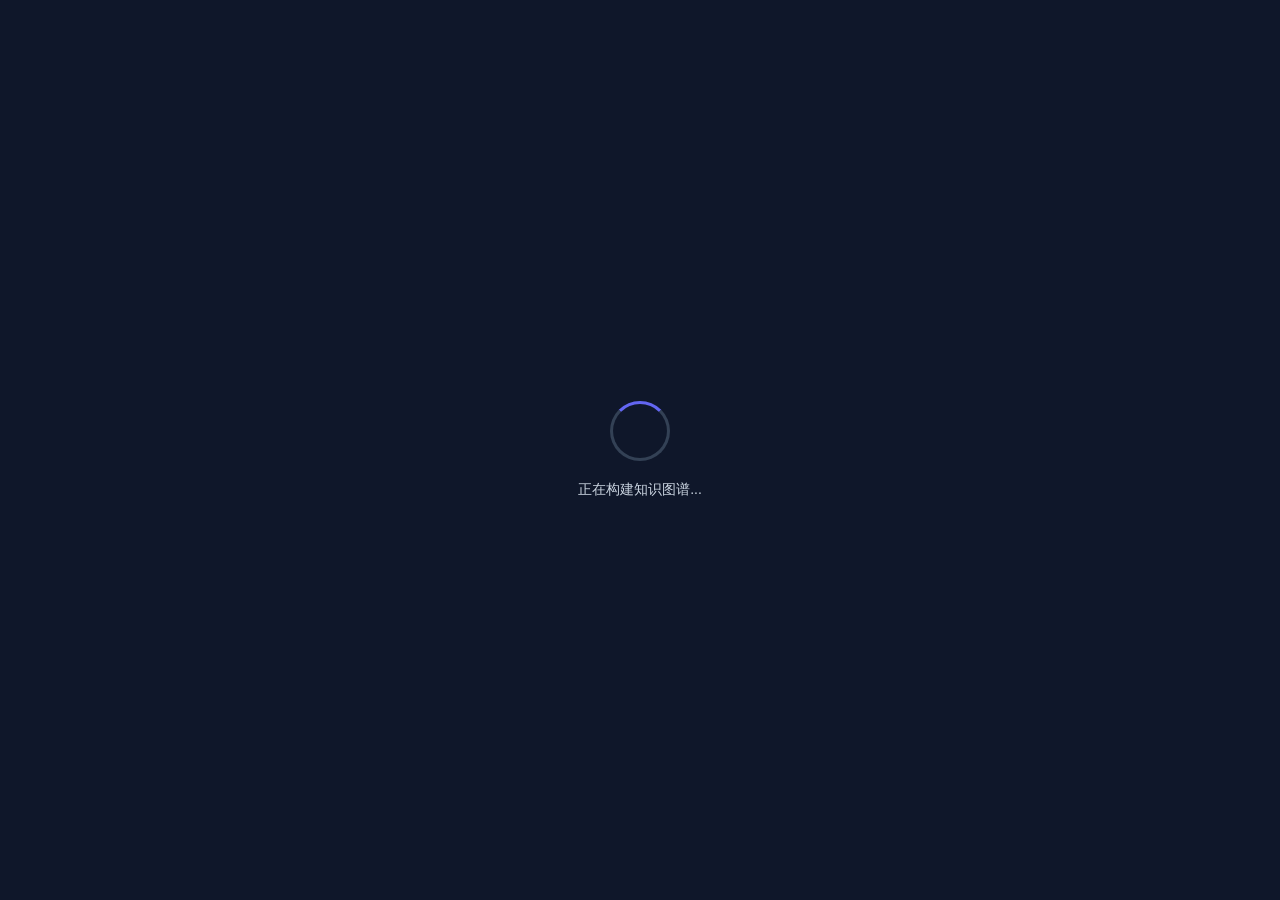
<file: knowledge-graph.html>
<!DOCTYPE html>
<html lang="zh-CN">
<head>
    <meta charset="UTF-8">
    <meta name="viewport" content="width=device-width, initial-scale=1.0">
    <title>00后人生问题知识图谱 - 智识空间</title>
    <link rel="stylesheet" href="./styles/graph-styles.css">
    <!-- D3.js -->
    <script src="https://d3js.org/d3.v7.min.js"></script>
</head>
<body>
    <!-- 粒子背景画布 -->
    <canvas id="particles-canvas"></canvas>
    
    <!-- 加载动画 -->
    <div id="loading" class="loading-overlay">
        <div class="loading-spinner"></div>
        <div class="loading-text">正在构建知识图谱...</div>
    </div>
    
    <!-- 提示框 -->
    <div id="tooltip" class="tooltip"></div>
    
    <!-- 头部导航 -->
    <header class="graph-header">
        <div class="graph-logo">
            <span class="graph-logo-icon">🧠</span>
            <span>00后人生问题知识图谱</span>
        </div>
        <nav class="graph-nav">
            <button class="nav-btn active" data-mode="network">
                <span>🕸️</span>
                <span>网络视图</span>
            </button>
            <button class="nav-btn" data-mode="radial">
                <span>🎯</span>
                <span>径向视图</span>
            </button>
        </nav>
    </header>
    
    <!-- 主容器 -->
    <div class="graph-container">
        <!-- 侧边栏 -->
        <aside class="graph-sidebar">
            <!-- 搜索 -->
            <div class="search-box">
                <span class="search-icon">🔍</span>
                <input type="text" class="search-input" id="search-input" placeholder="搜索问题、维度...">
            </div>
            
            <!-- 统计 -->
            <div class="sidebar-section">
                <div class="sidebar-title">📊 概览统计</div>
                <div class="stats-grid">
                    <div class="stat-card">
                        <div class="stat-value">8</div>
                        <div class="stat-label">维度</div>
                    </div>
                    <div class="stat-card">
                        <div class="stat-value">40</div>
                        <div class="stat-label">问题</div>
                    </div>
                    <div class="stat-card">
                        <div class="stat-value">18</div>
                        <div class="stat-label">高危</div>
                    </div>
                    <div class="stat-card">
                        <div class="stat-value">8</div>
                        <div class="stat-label">方案</div>
                    </div>
                </div>
            </div>
            
            <!-- 维度列表 -->
            <div class="sidebar-section">
                <div class="sidebar-title">🎯 人生维度</div>
                <div class="dimension-list">
                    <div class="dimension-item active" data-id="career">
                        <div class="dimension-icon" style="background: rgba(78, 205, 196, 0.2); color: #4ECDC4;">💼</div>
                        <div class="dimension-info">
                            <div class="dimension-name">职业发展</div>
                            <div class="dimension-count">5 个问题</div>
                        </div>
                    </div>
                    <div class="dimension-item active" data-id="finance">
                        <div class="dimension-icon" style="background: rgba(69, 183, 209, 0.2); color: #45B7D1;">💰</div>
                        <div class="dimension-info">
                            <div class="dimension-name">财务压力</div>
                            <div class="dimension-count">4 个问题</div>
                        </div>
                    </div>
                    <div class="dimension-item active" data-id="relationship">
                        <div class="dimension-icon" style="background: rgba(162, 155, 254, 0.2); color: #A29BFE;">🤝</div>
                        <div class="dimension-info">
                            <div class="dimension-name">人际关系</div>
                            <div class="dimension-count">4 个问题</div>
                        </div>
                    </div>
                    <div class="dimension-item active" data-id="emotion">
                        <div class="dimension-icon" style="background: rgba(253, 121, 168, 0.2); color: #FD79A8;">💕</div>
                        <div class="dimension-info">
                            <div class="dimension-name">情感困惑</div>
                            <div class="dimension-count">4 个问题</div>
                        </div>
                    </div>
                    <div class="dimension-item active" data-id="identity">
                        <div class="dimension-icon" style="background: rgba(253, 203, 110, 0.2); color: #FDCB6E;">🪞</div>
                        <div class="dimension-info">
                            <div class="dimension-name">自我认知</div>
                            <div class="dimension-count">4 个问题</div>
                        </div>
                    </div>
                    <div class="dimension-item active" data-id="family">
                        <div class="dimension-icon" style="background: rgba(249, 202, 36, 0.2); color: #F9CA24;">🏠</div>
                        <div class="dimension-info">
                            <div class="dimension-name">家庭关系</div>
                            <div class="dimension-count">4 个问题</div>
                        </div>
                    </div>
                    <div class="dimension-item active" data-id="health">
                        <div class="dimension-icon" style="background: rgba(255, 107, 107, 0.2); color: #FF6B6B;">❤️</div>
                        <div class="dimension-info">
                            <div class="dimension-name">身心健康</div>
                            <div class="dimension-count">4 个问题</div>
                        </div>
                    </div>
                    <div class="dimension-item active" data-id="meaning">
                        <div class="dimension-icon" style="background: rgba(108, 92, 231, 0.2); color: #6C5CE7;">🧘</div>
                        <div class="dimension-info">
                            <div class="dimension-name">生活意义</div>
                            <div class="dimension-count">4 个问题</div>
                        </div>
                    </div>
                </div>
            </div>
            
            <!-- 严重程度过滤 -->
            <div class="sidebar-section">
                <div class="sidebar-title">⚡ 严重程度</div>
                <div class="filter-group">
                    <div class="filter-item active" data-severity="high">
                        <div class="filter-checkbox"></div>
                        <span class="filter-label">高风险 (18)</span>
                    </div>
                    <div class="filter-item active" data-severity="medium">
                        <div class="filter-checkbox"></div>
                        <span class="filter-label">中风险 (16)</span>
                    </div>
                    <div class="filter-item active" data-severity="low">
                        <div class="filter-checkbox"></div>
                        <span class="filter-label">低风险 (6)</span>
                    </div>
                </div>
            </div>
            
            <!-- 使用说明 -->
            <div class="sidebar-section">
                <div class="sidebar-title">💡 使用提示</div>
                <div style="font-size: 13px; color: var(--text-secondary); line-height: 1.8;">
                    <p>• 拖拽节点调整位置</p>
                    <p>• 滚轮缩放视图</p>
                    <p>• 点击节点查看详情</p>
                    <p>• 悬停查看快速预览</p>
                </div>
            </div>
        </aside>
        
        <!-- 可视化区域 -->
        <div class="visualization-area" id="graph-container">
            <!-- 工具栏 -->
            <div class="toolbar">
                <button class="toolbar-btn" id="zoom-in" title="放大">➕</button>
                <button class="toolbar-btn" id="zoom-out" title="缩小">➖</button>
                <button class="toolbar-btn" id="zoom-reset" title="重置">⟲</button>
                <button class="toolbar-btn" id="toggle-sidebar" title="切换侧边栏">☰</button>
            </div>
            
            <!-- 图例 -->
            <div class="legend">
                <div class="legend-title">图例说明</div>
                <div class="legend-items">
                    <div class="legend-item">
                        <div class="legend-dot" style="background: #6366f1; width: 16px; height: 16px;"></div>
                        <span>核心主题</span>
                    </div>
                    <div class="legend-item">
                        <div class="legend-dot" style="background: #4ECDC4;"></div>
                        <span>维度节点</span>
                    </div>
                    <div class="legend-item">
                        <div class="legend-dot" style="background: #ef4444;"></div>
                        <span>问题节点</span>
                    </div>
                    <div class="legend-item">
                        <div class="legend-dot" style="background: #22c55e;"></div>
                        <span>解决方案</span>
                    </div>
                    <div class="legend-item">
                        <div class="legend-line" style="background: #6366f1; height: 3px;"></div>
                        <span>核心关联</span>
                    </div>
                    <div class="legend-item">
                        <div class="legend-line" style="background: #ef4444;"></div>
                        <span>因果关系</span>
                    </div>
                    <div class="legend-item">
                        <div class="legend-line" style="background: #22c55e;"></div>
                        <span>解决方案</span>
                    </div>
                </div>
            </div>
        </div>
        
        <!-- 详情面板 -->
        <div id="detail-panel" class="detail-panel">
            <button id="detail-close" class="detail-close">×</button>
            <div id="detail-content">
                <!-- 动态内容 -->
            </div>
        </div>
    </div>
    
    <!-- 数据文件 -->
    <script src="./js/graph-data.js"></script>
    <!-- 可视化逻辑 -->
    <script src="./js/graph-visualization.js"></script>
</body>
</html>
</file>
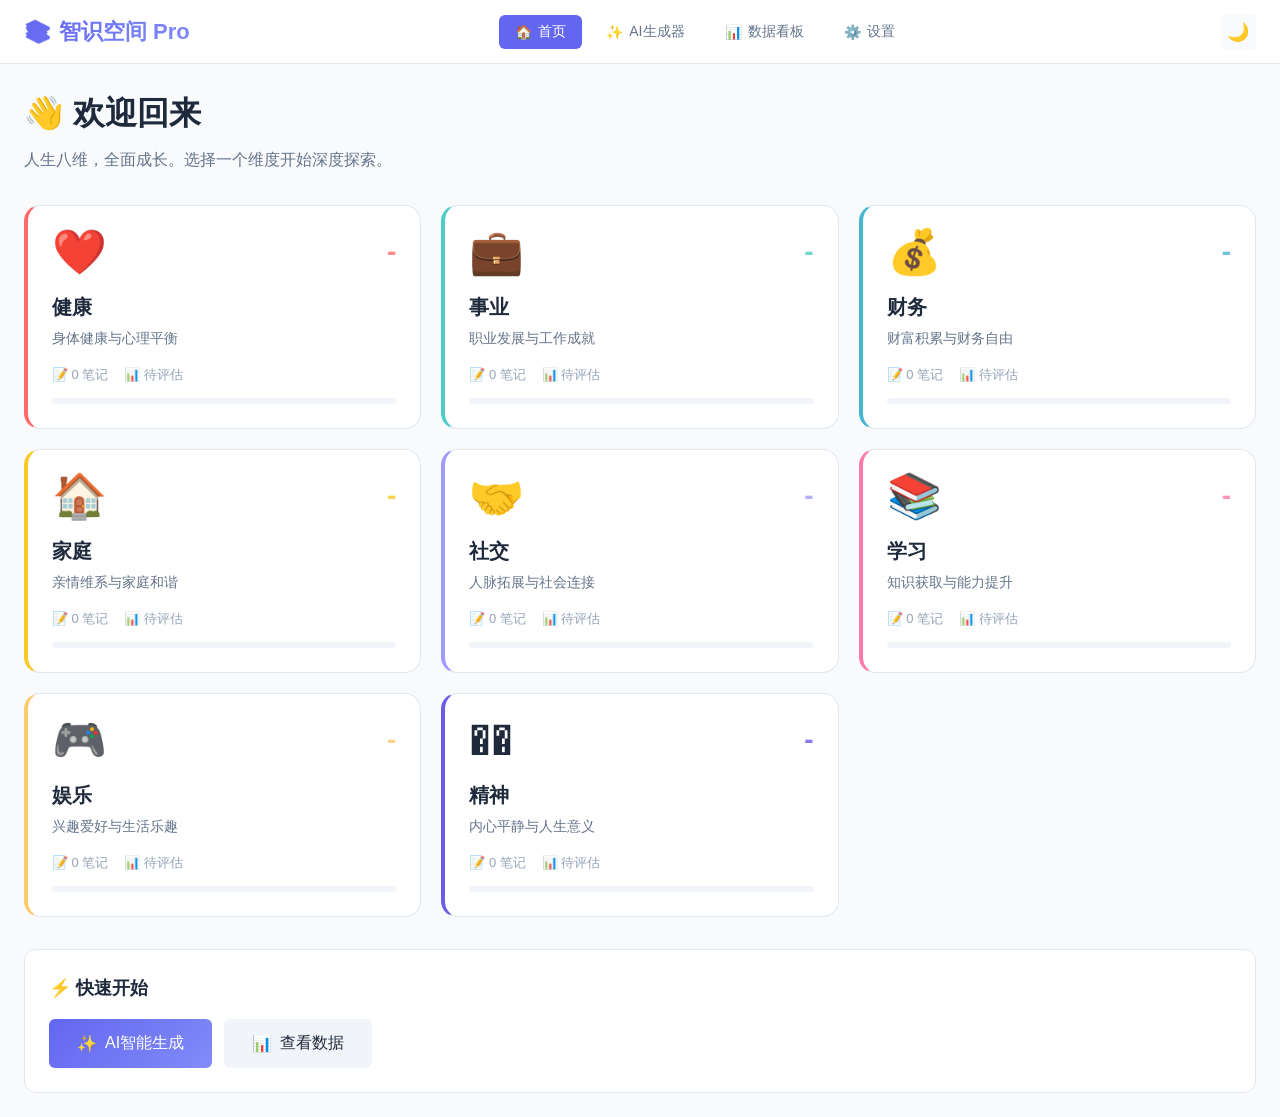
<file: simple-advanced.html>
<!DOCTYPE html>
<html lang="zh-CN">
<head>
    <meta charset="UTF-8">
    <meta name="viewport" content="width=device-width, initial-scale=1.0">
    <title>智识空间 Pro - 人生八维知识管理系统</title>
    <style>
        * { margin: 0; padding: 0; box-sizing: border-box; }
        
        :root {
            --primary: #6366f1;
            --primary-light: #818cf8;
            --primary-dark: #4f46e5;
            --bg-primary: #ffffff;
            --bg-secondary: #f8fafc;
            --bg-tertiary: #f1f5f9;
            --text-primary: #1e293b;
            --text-secondary: #64748b;
            --text-tertiary: #94a3b8;
            --border: #e2e8f0;
            --border-light: #f1f5f9;
            --shadow-sm: 0 1px 2px 0 rgba(0, 0, 0, 0.05);
            --shadow: 0 4px 6px -1px rgba(0, 0, 0, 0.1);
            --shadow-lg: 0 10px 15px -3px rgba(0, 0, 0, 0.1);
            --radius-sm: 6px;
            --radius: 12px;
            --radius-lg: 16px;
            --transition: all 0.3s cubic-bezier(0.4, 0, 0.2, 1);
        }
        
        [data-theme="dark"] {
            --bg-primary: #0f172a;
            --bg-secondary: #1e293b;
            --bg-tertiary: #334155;
            --text-primary: #f8fafc;
            --text-secondary: #cbd5e1;
            --text-tertiary: #94a3b8;
            --border: #334155;
            --border-light: #1e293b;
        }
        
        body {
            font-family: -apple-system, BlinkMacSystemFont, 'Segoe UI', Roboto, 'Helvetica Neue', sans-serif;
            background: var(--bg-secondary);
            color: var(--text-primary);
            line-height: 1.6;
            transition: var(--transition);
        }
        
        .header {
            background: var(--bg-primary);
            border-bottom: 1px solid var(--border);
            padding: 0 24px;
            position: fixed;
            top: 0;
            left: 0;
            right: 0;
            z-index: 1000;
            height: 64px;
            display: flex;
            align-items: center;
            justify-content: space-between;
            transition: var(--transition);
        }
        
        .logo {
            font-size: 22px;
            font-weight: 700;
            background: linear-gradient(135deg, var(--primary) 0%, var(--primary-light) 100%);
            -webkit-background-clip: text;
            -webkit-text-fill-color: transparent;
            cursor: pointer;
            display: flex;
            align-items: center;
            gap: 8px;
        }
        
        .nav-tabs {
            display: flex;
            gap: 8px;
        }
        
        .nav-tab {
            padding: 8px 16px;
            border: none;
            background: transparent;
            color: var(--text-secondary);
            font-size: 14px;
            font-weight: 500;
            cursor: pointer;
            border-radius: var(--radius-sm);
            transition: var(--transition);
            display: flex;
            align-items: center;
            gap: 6px;
        }
        
        .nav-tab:hover {
            background: var(--bg-secondary);
            color: var(--text-primary);
        }
        
        .nav-tab.active {
            background: var(--primary);
            color: white;
        }
        
        .header-actions {
            display: flex;
            align-items: center;
            gap: 12px;
        }
        
        .icon-btn {
            width: 36px;
            height: 36px;
            border: none;
            background: var(--bg-secondary);
            border-radius: var(--radius-sm);
            cursor: pointer;
            display: flex;
            align-items: center;
            justify-content: center;
            font-size: 18px;
            transition: var(--transition);
            color: var(--text-secondary);
        }
        
        .icon-btn:hover {
            background: var(--bg-tertiary);
            color: var(--text-primary);
        }
        
        .main-content {
            margin-top: 64px;
            padding: 24px;
            max-width: 1400px;
            margin-left: auto;
            margin-right: auto;
            min-height: calc(100vh - 64px);
        }
        
        .page-header {
            margin-bottom: 32px;
        }
        
        .page-title {
            font-size: 32px;
            font-weight: 700;
            margin-bottom: 8px;
            display: flex;
            align-items: center;
            gap: 12px;
        }
        
        .page-subtitle {
            color: var(--text-secondary);
            font-size: 16px;
        }
        
        .dimension-grid {
            display: grid;
            grid-template-columns: repeat(auto-fill, minmax(300px, 1fr));
            gap: 20px;
            margin-bottom: 32px;
        }
        
        .dimension-card {
            background: var(--bg-primary);
            border-radius: var(--radius-lg);
            padding: 24px;
            cursor: pointer;
            transition: var(--transition);
            border: 1px solid var(--border);
            border-left: 4px solid;
            position: relative;
            overflow: hidden;
        }
        
        .dimension-card:hover {
            transform: translateY(-4px);
            box-shadow: var(--shadow-lg);
        }
        
        .dimension-header {
            display: flex;
            align-items: flex-start;
            justify-content: space-between;
            margin-bottom: 16px;
        }
        
        .dimension-icon {
            font-size: 44px;
            line-height: 1;
        }
        
        .dimension-score {
            font-size: 28px;
            font-weight: 700;
            opacity: 0.8;
        }
        
        .dimension-name {
            font-size: 20px;
            font-weight: 600;
            margin-bottom: 4px;
        }
        
        .dimension-desc {
            font-size: 14px;
            color: var(--text-secondary);
            margin-bottom: 16px;
        }
        
        .dimension-meta {
            display: flex;
            align-items: center;
            gap: 16px;
            font-size: 13px;
            color: var(--text-tertiary);
        }
        
        .progress-bar {
            height: 6px;
            background: var(--bg-tertiary);
            border-radius: 3px;
            overflow: hidden;
            margin-top: 12px;
        }
        
        .progress-fill {
            height: 100%;
            border-radius: 3px;
            transition: width 0.6s ease;
        }
        
        .btn {
            display: inline-flex;
            align-items: center;
            justify-content: center;
            gap: 8px;
            padding: 10px 20px;
            border: none;
            border-radius: var(--radius-sm);
            font-size: 14px;
            font-weight: 500;
            cursor: pointer;
            transition: var(--transition);
        }
        
        .btn-primary {
            background: linear-gradient(135deg, var(--primary) 0%, var(--primary-light) 100%);
            color: white;
        }
        
        .btn-primary:hover {
            transform: translateY(-1px);
            box-shadow: 0 4px 12px rgba(99, 102, 241, 0.4);
        }
        
        .btn-secondary {
            background: var(--bg-tertiary);
            color: var(--text-primary);
        }
        
        .btn-outline {
            background: transparent;
            border: 1px solid var(--border);
            color: var(--text-secondary);
        }
        
        .btn-lg {
            padding: 14px 28px;
            font-size: 16px;
        }
        
        .card {
            background: var(--bg-primary);
            border-radius: var(--radius);
            padding: 24px;
            border: 1px solid var(--border);
            transition: var(--transition);
        }
        
        .card:hover {
            box-shadow: var(--shadow);
        }
        
        .card-title {
            font-size: 18px;
            font-weight: 600;
            margin-bottom: 16px;
            display: flex;
            align-items: center;
            gap: 8px;
        }
        
        .tabs {
            display: flex;
            gap: 8px;
            margin-bottom: 24px;
            border-bottom: 1px solid var(--border);
            padding-bottom: 16px;
        }
        
        .tab {
            padding: 10px 20px;
            border: none;
            background: transparent;
            cursor: pointer;
            font-size: 14px;
            font-weight: 500;
            border-radius: var(--radius-sm);
            transition: var(--transition);
            color: var(--text-secondary);
            position: relative;
        }
        
        .tab:hover {
            background: var(--bg-tertiary);
            color: var(--text-primary);
        }
        
        .tab.active {
            color: var(--primary);
            background: rgba(99, 102, 241, 0.1);
        }
        
        .tab.active::after {
            content: '';
            position: absolute;
            bottom: -17px;
            left: 0;
            right: 0;
            height: 2px;
            background: var(--primary);
        }
        
        .form-group {
            margin-bottom: 20px;
        }
        
        .form-label {
            display: block;
            font-size: 14px;
            font-weight: 500;
            margin-bottom: 8px;
            color: var(--text-primary);
        }
        
        .input {
            width: 100%;
            padding: 12px 16px;
            border: 1px solid var(--border);
            border-radius: var(--radius-sm);
            font-size: 14px;
            font-family: inherit;
            background: var(--bg-primary);
            color: var(--text-primary);
            transition: var(--transition);
        }
        
        .input:focus {
            outline: none;
            border-color: var(--primary);
            box-shadow: 0 0 0 3px rgba(99, 102, 241, 0.1);
        }
        
        .textarea {
            min-height: 120px;
            resize: vertical;
            line-height: 1.6;
        }
        
        .option-grid {
            display: grid;
            grid-template-columns: repeat(auto-fill, minmax(150px, 1fr));
            gap: 12px;
        }
        
        .option-card {
            padding: 16px;
            border: 2px solid var(--border);
            border-radius: var(--radius);
            background: var(--bg-primary);
            cursor: pointer;
            transition: var(--transition);
            text-align: center;
        }
        
        .option-card:hover {
            border-color: var(--primary-light);
        }
        
        .option-card.selected {
            border-color: var(--primary);
            background: rgba(99, 102, 241, 0.08);
        }
        
        .option-card .emoji {
            font-size: 28px;
            margin-bottom: 8px;
            display: block;
        }
        
        .option-card .label {
            font-size: 14px;
            font-weight: 500;
            color: var(--text-primary);
        }
        
        .option-card .desc {
            font-size: 12px;
            color: var(--text-secondary);
            margin-top: 4px;
        }
        
        .question-card {
            background: var(--bg-primary);
            border-radius: var(--radius-lg);
            padding: 32px;
            border: 1px solid var(--border);
            margin-bottom: 24px;
            animation: slideUp 0.4s ease;
        }
        
        @keyframes slideUp {
            from { opacity: 0; transform: translateY(20px); }
            to { opacity: 1; transform: translateY(0); }
        }
        
        .question-number {
            font-size: 13px;
            color: var(--primary);
            font-weight: 600;
            margin-bottom: 12px;
            text-transform: uppercase;
            letter-spacing: 0.5px;
        }
        
        .question-text {
            font-size: 22px;
            font-weight: 600;
            margin-bottom: 24px;
            line-height: 1.4;
        }
        
        .answer-options {
            display: flex;
            flex-direction: column;
            gap: 12px;
        }
        
        .answer-btn {
            padding: 16px 20px;
            border: 1px solid var(--border);
            border-radius: var(--radius);
            background: var(--bg-primary);
            cursor: pointer;
            text-align: left;
            font-size: 15px;
            display: flex;
            align-items: center;
            gap: 12px;
            transition: var(--transition);
        }
        
        .answer-btn:hover {
            border-color: var(--primary);
            background: rgba(99, 102, 241, 0.05);
            transform: translateX(4px);
        }
        
        .answer-btn .emoji {
            font-size: 24px;
        }
        
        .knowledge-item {
            background: var(--bg-primary);
            border: 1px solid var(--border);
            border-radius: var(--radius);
            margin-bottom: 16px;
            overflow: hidden;
            transition: var(--transition);
        }
        
        .knowledge-header {
            padding: 20px;
            display: flex;
            align-items: center;
            justify-content: space-between;
            cursor: pointer;
            background: var(--bg-primary);
            transition: var(--transition);
        }
        
        .knowledge-header:hover {
            background: var(--bg-secondary);
        }
        
        .knowledge-title {
            font-size: 16px;
            font-weight: 600;
            display: flex;
            align-items: center;
            gap: 10px;
        }
        
        .knowledge-source {
            font-size: 12px;
            color: var(--text-tertiary);
            background: var(--bg-tertiary);
            padding: 4px 10px;
            border-radius: 20px;
        }
        
        .knowledge-toggle {
            font-size: 20px;
            color: var(--text-tertiary);
            transition: var(--transition);
        }
        
        .knowledge-item.expanded .knowledge-toggle {
            transform: rotate(180deg);
        }
        
        .knowledge-content {
            max-height: 0;
            overflow: hidden;
            transition: max-height 0.3s ease;
        }
        
        .knowledge-item.expanded .knowledge-content {
            max-height: 1000px;
        }
        
        .knowledge-body {
            padding: 0 20px 20px;
            color: var(--text-secondary);
            font-size: 14px;
            line-height: 1.8;
        }
        
        .note-item {
            background: var(--bg-primary);
            border: 1px solid var(--border);
            border-radius: var(--radius);
            padding: 20px;
            margin-bottom: 16px;
            transition: var(--transition);
            cursor: pointer;
        }
        
        .note-item:hover {
            border-color: var(--primary-light);
            box-shadow: var(--shadow);
        }
        
        .note-title {
            font-size: 16px;
            font-weight: 600;
            margin-bottom: 8px;
        }
        
        .note-preview {
            font-size: 14px;
            color: var(--text-secondary);
            line-height: 1.6;
            display: -webkit-box;
            -webkit-line-clamp: 2;
            -webkit-box-orient: vertical;
            overflow: hidden;
        }
        
        .note-tags {
            display: flex;
            gap: 8px;
            margin-top: 12px;
            flex-wrap: wrap;
        }
        
        .tag {
            display: inline-flex;
            align-items: center;
            gap: 4px;
            padding: 4px 10px;
            border-radius: 20px;
            font-size: 12px;
            font-weight: 500;
        }
        
        .generator-container {
            display: grid;
            grid-template-columns: 350px 1fr;
            gap: 24px;
            height: calc(100vh - 180px);
        }
        
        .generator-sidebar {
            background: var(--bg-primary);
            border-radius: var(--radius);
            border: 1px solid var(--border);
            padding: 24px;
            overflow-y: auto;
        }
        
        .generator-main {
            background: var(--bg-primary);
            border-radius: var(--radius);
            border: 1px solid var(--border);
            padding: 24px;
            overflow-y: auto;
            display: flex;
            flex-direction: column;
        }
        
        .prompt-preview {
            flex: 1;
            background: var(--bg-secondary);
            border-radius: var(--radius-sm);
            padding: 20px;
            font-family: 'Monaco', 'Menlo', monospace;
            font-size: 13px;
            line-height: 1.6;
            overflow-y: auto;
            white-space: pre-wrap;
            word-break: break-word;
            margin-bottom: 16px;
        }
        
        .radar-container {
            display: flex;
            align-items: center;
            justify-content: center;
            padding: 40px;
        }
        
        .radar-chart {
            width: 400px;
            height: 400px;
        }
        
        .hidden { display: none !important; }
        
        .fade-in {
            animation: fadeIn 0.4s ease;
        }
        
        @keyframes fadeIn {
            from { opacity: 0; }
            to { opacity: 1; }
        }
        
        .toast-container {
            position: fixed;
            bottom: 24px;
            right: 24px;
            z-index: 9999;
            display: flex;
            flex-direction: column;
            gap: 8px;
        }
        
        .toast {
            background: var(--bg-primary);
            border: 1px solid var(--border);
            border-radius: var(--radius);
            padding: 16px 20px;
            box-shadow: var(--shadow-lg);
            display: flex;
            align-items: center;
            gap: 12px;
            min-width: 300px;
            animation: slideInRight 0.3s ease;
        }
        
        @keyframes slideInRight {
            from { opacity: 0; transform: translateX(20px); }
            to { opacity: 1; transform: translateX(0); }
        }
        
        .toast.success { border-left: 4px solid #10b981; }
        .toast.error { border-left: 4px solid #ef4444; }
        .toast.info { border-left: 4px solid var(--primary); }
        
        .empty-state {
            text-align: center;
            padding: 60px 20px;
            color: var(--text-secondary);
        }
        
        .empty-state .icon {
            font-size: 64px;
            margin-bottom: 16px;
            opacity: 0.5;
        }
        
        @media (max-width: 1024px) {
            .generator-container {
                grid-template-columns: 1fr;
                height: auto;
            }
        }
        
        @media (max-width: 768px) {
            .nav-tabs { display: none; }
            .main-content { padding: 16px; }
            .dimension-grid { grid-template-columns: 1fr; }
            .page-title { font-size: 24px; }
        }
    </style>
</head>
<body>
    <header class="header">
        <div class="logo" onclick="showPage('home')">
            <span>📚</span>
            <span>智识空间 Pro</span>
        </div>
        <nav class="nav-tabs">
            <button class="nav-tab active" onclick="showPage('home')" data-page="home">
                <span>🏠</span> 首页
            </button>
            <button class="nav-tab" onclick="showPage('generator')" data-page="generator">
                <span>✨</span> AI生成器
            </button>
            <button class="nav-tab" onclick="showPage('dashboard')" data-page="dashboard">
                <span>📊</span> 数据看板
            </button>
            <button class="nav-tab" onclick="showPage('settings')" data-page="settings">
                <span>⚙️</span> 设置
            </button>
        </nav>
        <div class="header-actions">
            <button class="icon-btn" onclick="toggleTheme()" title="切换主题">
                <span id="theme-icon">🌙</span>
            </button>
        </div>
    </header>

    <main class="main-content">
        <!-- 首页 -->
        <div id="page-home" class="page">
            <div class="page-header">
                <h1 class="page-title">👋 欢迎回来</h1>
                <p class="page-subtitle">人生八维，全面成长。选择一个维度开始深度探索。</p>
            </div>
            <div class="dimension-grid" id="dimension-grid"></div>
            <div class="card">
                <div class="card-title">⚡ 快速开始</div>
                <div style="display: flex; gap: 12px; flex-wrap: wrap;">
                    <button class="btn btn-primary btn-lg" onclick="showPage('generator')">
                        <span>✨</span> AI智能生成
                    </button>
                    <button class="btn btn-secondary btn-lg" onclick="showPage('dashboard')">
                        <span>📊</span> 查看数据
                    </button>
                </div>
            </div>
        </div>

        <!-- 维度详情页 -->
        <div id="page-dimension" class="page hidden">
            <div class="page-header">
                <button class="btn btn-outline" onclick="showPage('home')" style="margin-bottom: 16px;">
                    ← 返回首页
                </button>
                <h1 class="page-title" id="dimension-title"></h1>
                <p class="page-subtitle" id="dimension-subtitle"></p>
            </div>
            <div class="tabs">
                <button class="tab active" onclick="switchDimensionTab('guide')">💡 启发引导</button>
                <button class="tab" onclick="switchDimensionTab('knowledge')">📚 知识库</button>
                <button class="tab" onclick="switchDimensionTab('notes')">📝 我的笔记</button>
                <button class="tab" onclick="switchDimensionTab('analysis')">📊 维度分析</button>
            </div>
            <div id="dim-tab-guide">
                <div class="card" id="guide-start">
                    <div class="card-title">�� 开启探索之旅</div>
                    <p style="color: var(--text-secondary); margin-bottom: 20px;">
                        通过一系列启发式问题，帮助你深入思考这个维度的现状、目标和行动方案。
                    </p>
                    <button class="btn btn-primary btn-lg" onclick="startHeuristicFlow()">开始深度探索</button>
                </div>
                <div id="heuristic-flow-container"></div>
            </div>
            <div id="dim-tab-knowledge" class="hidden">
                <div style="margin-bottom: 32px;">
                    <h3 style="font-size: 18px; font-weight: 600; margin-bottom: 16px;">📖 经典理论</h3>
                    <div id="knowledge-theories"></div>
                </div>
                <div style="margin-bottom: 32px;">
                    <h3 style="font-size: 18px; font-weight: 600; margin-bottom: 16px;">🛠️ 实用工具</h3>
                    <div id="knowledge-tools"></div>
                </div>
                <div style="margin-bottom: 32px;">
                    <h3 style="font-size: 18px; font-weight: 600; margin-bottom: 16px;">📖 真实案例</h3>
                    <div id="knowledge-cases"></div>
                </div>
            </div>
            <div id="dim-tab-notes" class="hidden">
                <div style="display: flex; justify-content: space-between; align-items: center; margin-bottom: 16px;">
                    <input type="text" class="input" id="note-search" placeholder="🔍 搜索笔记..." style="max-width: 400px;">
                    <button class="btn btn-primary" onclick="createNote()">+ 新建笔记</button>
                </div>
                <div id="notes-list"></div>
            </div>
            <div id="dim-tab-analysis" class="hidden">
                <div class="card">
                    <div class="card-title">📊 维度评分</div>
                    <div id="dimension-score-section"></div>
                </div>
            </div>
        </div>

        <!-- AI生成器页面 -->
        <div id="page-generator" class="page hidden">
            <div class="page-header">
                <h1 class="page-title">✨ AI 智能生成器</h1>
                <p class="page-subtitle">输入你的需求，AI将为你生成个性化提示词和全景成长方案</p>
            </div>
            <div class="generator-container">
                <div class="generator-sidebar">
                    <div class="form-group">
                        <label class="form-label">你的需求或目标</label>
                        <textarea class="input textarea" id="gen-requirement" placeholder="例如：我想在3个月内改善健康状况..."></textarea>
                    </div>
                    <div class="form-group">
                        <label class="form-label">选择角色</label>
                        <div class="option-grid" id="role-options"></div>
                    </div>
                    <div class="form-group">
                        <label class="form-label">输出格式</label>
                        <div class="option-grid" id="format-options"></div>
                    </div>
                    <div class="form-group">
                        <label class="form-label">内容深度</label>
                        <div class="option-grid" id="depth-options"></div>
                    </div>
                    <div class="form-group">
                        <label class="form-label">时间范围</label>
                        <div class="option-grid" id="time-options"></div>
                    </div>
                    <button class="btn btn-primary btn-lg" style="width: 100%;" onclick="generatePrompt()">
                        <span>✨</span> 生成提示词
                    </button>
                </div>
                <div class="generator-main">
                    <div style="display: flex; justify-content: space-between; align-items: center; margin-bottom: 16px;">
                        <div class="card-title">�� 生成的提示词</div>
                        <div style="display: flex; gap: 8px;">
                            <button class="btn btn-outline" onclick="copyPrompt()">📋 复制</button>
                            <button class="btn btn-primary" onclick="generateDocuments()">📄 生成文档</button>
                        </div>
                    </div>
                    <div class="prompt-preview" id="prompt-preview">请配置左侧选项并点击"生成提示词"按钮</div>
                </div>
            </div>
        </div>

        <!-- 文档生成结果页 -->
        <div id="page-documents" class="page hidden">
            <div class="page-header">
                <button class="btn btn-outline" onclick="showPage('generator')" style="margin-bottom: 16px;">← 返回生成器</button>
                <h1 class="page-title">📄 全景成长方案</h1>
                <p class="page-subtitle">基于你的需求生成的八维全景文档</p>
            </div>
            <div style="display: flex; gap: 12px; margin-bottom: 24px;">
                <button class="btn btn-primary" onclick="exportDocuments('markdown')">⬇️ 导出 Markdown</button>
                <button class="btn btn-secondary" onclick="exportDocuments('html')">⬇️ 导出 HTML</button>
                <button class="btn btn-outline" onclick="saveDocuments()">💾 保存到笔记</button>
            </div>
            <div id="documents-container"></div>
        </div>

        <!-- 数据看板 -->
        <div id="page-dashboard" class="page hidden">
            <div class="page-header">
                <h1 class="page-title">📊 成长数据看板</h1>
                <p class="page-subtitle">可视化展示你的人生八维平衡状态</p>
            </div>
            <div class="dimension-grid" style="grid-template-columns: repeat(auto-fill, minmax(350px, 1fr));">
                <div class="card" style="grid-column: span 2;">
                    <div class="card-title">🎯 八维平衡雷达图</div>
                    <div class="radar-container">
                        <canvas id="radar-chart" class="radar-chart" width="400" height="400"></canvas>
                    </div>
                </div>
                <div class="card">
                    <div class="card-title">📝 笔记统计</div>
                    <div style="text-align: center; padding: 40px;">
                        <div style="font-size: 48px; font-weight: 700; color: var(--primary);" id="total-notes">0</div>
                        <div style="color: var(--text-secondary); margin-top: 8px;">总笔记数</div>
                    </div>
                    <div id="notes-by-dimension" style="margin-top: 20px;"></div>
                </div>
                <div class="card">
                    <div class="card-title">📈 最近活动</div>
                    <div id="recent-activity" style="max-height: 300px; overflow-y: auto;"></div>
                </div>
            </div>
        </div>

        <!-- 设置页面 -->
        <div id="page-settings" class="page hidden">
            <div class="page-header">
                <h1 class="page-title">⚙️ 系统设置</h1>
                <p class="page-subtitle">管理你的数据和个性化配置</p>
            </div>
            <div class="card" style="max-width: 600px;">
                <div class="card-title">💾 数据管理</div>
                <div style="display: flex; flex-direction: column; gap: 12px; margin-top: 16px;">
                    <button class="btn btn-outline" onclick="exportData()">⬆️ 导出所有数据</button>
                    <button class="btn btn-outline" onclick="importData()">⬇️ 导入数据</button>
                    <button class="btn btn-outline" onclick="clearAllData()" style="color: #ef4444; border-color: #ef4444;">🗑️ 清空所有数据</button>
                </div>
            </div>
            <div class="card" style="max-width: 600px; margin-top: 24px;">
                <div class="card-title">🎨 外观设置</div>
                <div class="form-group" style="margin-top: 16px;">
                    <label class="form-label">主题模式</label>
                    <div class="option-grid" style="grid-template-columns: repeat(2, 1fr);">
                        <div class="option-card" onclick="setTheme('light')" id="theme-light">
                            <span class="emoji">☀️</span>
                            <span class="label">浅色模式</span>
                        </div>
                        <div class="option-card" onclick="setTheme('dark')" id="theme-dark">
                            <span class="emoji">🌙</span>
                            <span class="label">深色模式</span>
                        </div>
                    </div>
                </div>
            </div>
        </div>

        <!-- 笔记编辑器 -->
        <div id="page-editor" class="page hidden">
            <div class="page-header">
                <button class="btn btn-outline" onclick="backFromEditor()" style="margin-bottom: 16px;">← 返回</button>
                <h1 class="page-title" id="editor-title">📝 新建笔记</h1>
            </div>
            <div class="card" style="max-width: 800px;">
                <div class="form-group">
                    <label class="form-label">标题</label>
                    <input type="text" class="input" id="note-title-input" placeholder="输入笔记标题...">
                </div>
                <div class="form-group">
                    <label class="form-label">内容</label>
                    <textarea class="input textarea" id="note-content-input" placeholder="开始记录你的想法..." style="min-height: 300px;"></textarea>
                </div>
                <div class="form-group">
                    <label class="form-label">关联维度</label>
                    <div id="editor-dimension-tags"></div>
                </div>
                <div class="form-group">
                    <label class="form-label">标签</label>
                    <input type="text" class="input" id="note-tags-input" placeholder="输入标签，用逗号分隔">
                </div>
                <div style="display: flex; gap: 12px; justify-content: flex-end;">
                    <button class="btn btn-secondary" onclick="backFromEditor()">取消</button>
                    <button class="btn btn-primary" onclick="saveNote()">保存笔记</button>
                </div>
            </div>
        </div>
    </main>

    <div class="toast-container" id="toast-container"></div>

    <script>
        // ==================== 数据定义 ====================
        const LIFE_DIMENSIONS = {
            HEALTH: {
                id: 'health',
                name: '健康',
                icon: '❤️',
                color: '#FF6B6B',
                bgColor: '#FFF5F5',
                description: '身体健康与心理平衡',
                pillar: '生命的基石'
            },
            CAREER: {
                id: 'career',
                name: '事业',
                icon: '💼',
                color: '#4ECDC4',
                bgColor: '#E8F8F7',
                description: '职业发展与工作成就',
                pillar: '价值的实现'
            },
            FINANCE: {
                id: 'finance',
                name: '财务',
                icon: '💰',
                color: '#45B7D1',
                bgColor: '#E8F4F8',
                description: '财富积累与财务自由',
                pillar: '安全的保障'
            },
            FAMILY: {
                id: 'family',
                name: '家庭',
                icon: '🏠',
                color: '#F9CA24',
                bgColor: '#FEF9E7',
                description: '亲情维系与家庭和谐',
                pillar: '情感的港湾'
            },
            SOCIAL: {
                id: 'social',
                name: '社交',
                icon: '🤝',
                color: '#A29BFE',
                bgColor: '#F3F1FF',
                description: '人脉拓展与社会连接',
                pillar: '支持的网路'
            },
            LEARNING: {
                id: 'learning',
                name: '学习',
                icon: '📚',
                color: '#FD79A8',
                bgColor: '#FFF0F5',
                description: '知识获取与能力提升',
                pillar: '成长的阶梯'
            },
            ENTERTAINMENT: {
                id: 'entertainment',
                name: '娱乐',
                icon: '🎮',
                color: '#FDCB6E',
                bgColor: '#FFF9E6',
                description: '兴趣爱好与生活乐趣',
                pillar: '快乐的源泉'
            },
            SPIRITUAL: {
                id: 'spiritual',
                name: '精神',
                icon: '��',
                color: '#6C5CE7',
                bgColor: '#F0EEFC',
                description: '内心平静与人生意义',
                pillar: '灵魂的归宿'
            }
        };

        const AI_CONFIG = {
            roles: [
                { id: 'coach', name: '人生教练', emoji: '🎯', desc: '鼓励引导式' },
                { id: 'expert', name: '领域专家', emoji: '👨‍🎓', desc: '专业分析式' },
                { id: 'mentor', name: '导师', emoji: '��', desc: '经验分享式' },
                { id: 'analyst', name: '分析师', emoji: '📊', desc: '数据驱动式' },
                { id: 'friend', name: '知心朋友', emoji: '🤗', desc: '平等对话式' }
            ],
            formats: [
                { id: 'structured', name: '结构化', emoji: '📋', desc: '清晰的标题和列表' },
                { id: 'narrative', name: '故事化', emoji: '📖', desc: '生动的案例和场景' },
                { id: 'checklist', name: '清单式', emoji: '☑️', desc: '可执行的步骤清单' },
                { id: 'qa', name: '问答式', emoji: '❓', desc: '问题引导思考' },
                { id: 'visual', name: '可视化', emoji: '📈', desc: '表格、图表、框架' }
            ],
            depths: [
                { id: 'beginner', name: '入门级', emoji: '🌱', desc: '基础概念，易于理解' },
                { id: 'intermediate', name: '进阶级', emoji: '🌿', desc: '深入分析，实用技巧' },
                { id: 'advanced', name: '专家级', emoji: '🌳', desc: '系统全面，专业深度' }
            ],
            timeframes: [
                { id: 'short', name: '短期', emoji: '⚡', desc: '本周/本月' },
                { id: 'medium', name: '中期', emoji: '📅', desc: '未来3-6个月' },
                { id: 'long', name: '长期', emoji: '🎯', desc: '1-3年规划' }
            ]
        };

        let currentPage = 'home';
        let currentDimension = null;
        let heuristicAnswers = {};
        let heuristicStep = 0;
        let editingNoteId = null;
        let selectedDimensions = [];
        let generatedPrompt = '';
        let generatedDocuments = [];

        let notes = JSON.parse(localStorage.getItem('ks_notes') || '[]');
        let dimensionScores = JSON.parse(localStorage.getItem('ks_scores') || '{}');
        let theme = localStorage.getItem('ks_theme') || 'light';

        function init() {
            applyTheme(theme);
            renderDimensionCards();
            renderGeneratorOptions();
            updateDashboard();
        }

        function applyTheme(newTheme) {
            document.documentElement.setAttribute('data-theme', newTheme);
            const icon = document.getElementById('theme-icon');
            if (icon) icon.textContent = newTheme === 'light' ? '🌙' : '☀️';
        }

        function toggleTheme() {
            theme = theme === 'light' ? 'dark' : 'light';
            localStorage.setItem('ks_theme', theme);
            applyTheme(theme);
        }

        function setTheme(newTheme) {
            theme = newTheme;
            localStorage.setItem('ks_theme', theme);
            applyTheme(theme);
            document.querySelectorAll('#theme-light, #theme-dark').forEach(el => el.classList.remove('selected'));
            document.getElementById('theme-' + theme).classList.add('selected');
        }

        function showPage(page) {
            document.querySelectorAll('.page').forEach(p => p.classList.add('hidden'));
            const targetPage = document.getElementById('page-' + page);
            if (targetPage) {
                targetPage.classList.remove('hidden');
                targetPage.classList.add('fade-in');
            }
            document.querySelectorAll('.nav-tab').forEach(tab => {
                tab.classList.remove('active');
                if (tab.dataset.page === page) tab.classList.add('active');
            });
            currentPage = page;
            if (page === 'dashboard') {
                setTimeout(drawRadarChart, 100);
                updateDashboard();
            }
            window.scrollTo(0, 0);
        }

        function renderDimensionCards() {
            const grid = document.getElementById('dimension-grid');
            if (!grid) return;
            grid.innerHTML = '';
            Object.values(LIFE_DIMENSIONS).forEach(dim => {
                const noteCount = notes.filter(n => n.dimensions.includes(dim.id)).length;
                const score = dimensionScores[dim.id] || 0;
                const card = document.createElement('div');
                card.className = 'dimension-card';
                card.style.borderLeftColor = dim.color;
                card.onclick = () => showDimension(dim.id);
                card.innerHTML = `
                    <div class="dimension-header">
                        <div class="dimension-icon">${dim.icon}</div>
                        <div class="dimension-score" style="color: ${dim.color}">${score > 0 ? score : '-'}</div>
                    </div>
                    <div class="dimension-name">${dim.name}</div>
                    <div class="dimension-desc">${dim.description}</div>
                    <div class="dimension-meta">
                        <span>📝 ${noteCount} 笔记</span>
                        <span>📊 ${score > 0 ? '已评估' : '待评估'}</span>
                    </div>
                    <div class="progress-bar">
                        <div class="progress-fill" style="width: ${score * 10}%; background: ${dim.color}"></div>
                    </div>
                `;
                grid.appendChild(card);
            });
        }

        function showDimension(dimensionId) {
            currentDimension = Object.values(LIFE_DIMENSIONS).find(d => d.id === dimensionId);
            if (!currentDimension) return;
            document.getElementById('dimension-title').innerHTML = `${currentDimension.icon} ${currentDimension.name}`;
            document.getElementById('dimension-subtitle').innerHTML = `${currentDimension.description} · ${currentDimension.pillar}`;
            heuristicAnswers = {};
            heuristicStep = 0;
            document.getElementById('guide-start').classList.remove('hidden');
            document.getElementById('heuristic-flow-container').innerHTML = '';
            renderKnowledgeBase();
            renderNotes();
            renderDimensionAnalysis();
            showPage('dimension');
        }

        function switchDimensionTab(tab) {
            document.querySelectorAll('#page-dimension .tab').forEach(t => t.classList.remove('active'));
            event.target.classList.add('active');
            ['guide', 'knowledge', 'notes', 'analysis'].forEach(t => {
                const el = document.getElementById('dim-tab-' + t);
                if (el) el.classList.add('hidden');
            });
            document.getElementById('dim-tab-' + tab).classList.remove('hidden');
        }

        function startHeuristicFlow() {
            document.getElementById('guide-start').classList.add('hidden');
            heuristicStep = 0;
            heuristicAnswers = {};
            showNextQuestion();
        }

        function showNextQuestion() {
            const container = document.getElementById('heuristic-flow-container');
            const questions = [
                {
                    question: `最近一周，你的${currentDimension.name}状态如何？`,
                    options: [
                        { value: 'excellent', label: '非常好，很满意', emoji: '💪', score: 9 },
                        { value: 'good', label: '还不错，基本满意', emoji: '🙂', score: 7 },
                        { value: 'fair', label: '一般，有待改善', emoji: '��', score: 5 },
                        { value: 'poor', label: '不太好，需要重视', emoji: '😔', score: 3 }
                    ]
                },
                {
                    question: `在这个维度，你最大的挑战是什么？`,
                    options: [
                        { value: 'time', label: '时间管理', emoji: '⏰', score: 0 },
                        { value: 'method', label: '方法不对', emoji: '📚', score: 0 },
                        { value: 'motivation', label: '缺乏动力', emoji: '��', score: 0 },
                        { value: 'resources', label: '资源不足', emoji: '��', score: 0 }
                    ]
                }
            ];
            
            if (heuristicStep >= questions.length) {
                showHeuristicResult();
                return;
            }
            
            const q = questions[heuristicStep];
            let html = `
                <div class="question-card">
                    <div class="question-number">问题 ${heuristicStep + 1} / ${questions.length}</div>
                    <div class="question-text">${q.question}</div>
                    <div class="answer-options">
            `;
            q.options.forEach(opt => {
                html += `
                    <button class="answer-btn" onclick="handleAnswer('${opt.value}', ${opt.score})">
                        <span class="emoji">${opt.emoji}</span>
                        <span>${opt.label}</span>
                    </button>
                `;
            });
            html += '</div></div>';
            
            if (heuristicStep === 0) {
                container.innerHTML = html;
            } else {
                container.insertAdjacentHTML('beforeend', html);
                container.lastElementChild.scrollIntoView({ behavior: 'smooth', block: 'center' });
            }
        }

        function handleAnswer(value, score) {
            heuristicAnswers['q' + heuristicStep] = { value, score };
            if (score > 0) {
                const currentScore = dimensionScores[currentDimension.id] || 0;
                dimensionScores[currentDimension.id] = Math.round((currentScore + score) / 2) || score;
                localStorage.setItem('ks_scores', JSON.stringify(dimensionScores));
            }
            heuristicStep++;
            showNextQuestion();
        }

        function showHeuristicResult() {
            const container = document.getElementById('heuristic-flow-container');
            const scores = Object.values(heuristicAnswers).filter(a => a.score > 0).map(a => a.score);
            const avgScore = scores.length > 0 ? Math.round(scores.reduce((a, b) => a + b, 0) / scores.length) : 0;
            
            let advice = avgScore >= 7 ? '表现很好，继续保持！' : avgScore >= 5 ? '还有提升空间，制定行动计划吧。' : '需要重点关注，建议立即行动。';
            
            container.insertAdjacentHTML('beforeend', `
                <div class="question-card" style="background: linear-gradient(135deg, ${currentDimension.bgColor} 0%, var(--bg-primary) 100%); border-color: ${currentDimension.color};">
                    <div class="question-number">评估完成</div>
                    <div class="question-text">${currentDimension.name}维度评分：${avgScore > 0 ? avgScore + '/10' : '已完成'}</div>
                    <div style="font-size: 15px; line-height: 1.8; color: var(--text-secondary);">${advice}</div>
                    <div style="margin-top: 24px; display: flex; gap: 12px;">
                        <button class="btn btn-primary" onclick="createNote()">📝 记录到笔记</button>
                        <button class="btn btn-secondary" onclick="showPage('generator')">✨ 生成AI方案</button>
                    </div>
                </div>
            `);
            container.lastElementChild.scrollIntoView({ behavior: 'smooth', block: 'center' });
            showToast('评估完成！', 'success');
        }

        function renderKnowledgeBase() {
            const theories = [
                { title: '核心理论一', source: '经典著作', content: '这是该维度的重要理论基础...' },
                { title: '核心理论二', source: '现代研究', content: '最新的研究成果表明...' }
            ];
            const tools = [
                { title: '实用工具一', content: '使用说明和步骤...' },
                { title: '实用工具二', content: '操作指南...' }
            ];
            const cases = [
                { title: '成功案例', summary: '某人如何通过努力获得成功', content: '详细案例描述...', keyPoints: ['关键点1', '关键点2'] }
            ];
            
            const tContainer = document.getElementById('knowledge-theories');
            if (tContainer) {
                tContainer.innerHTML = theories.map(t => `
                    <div class="knowledge-item" onclick="this.classList.toggle('expanded')">
                        <div class="knowledge-header">
                            <div class="knowledge-title">📖 ${t.title}</div>
                            <div><span class="knowledge-source">${t.source}</span><span class="knowledge-toggle">▼</span></div>
                        </div>
                        <div class="knowledge-content"><div class="knowledge-body">${t.content}</div></div>
                    </div>
                `).join('');
            }
            
            const toolsContainer = document.getElementById('knowledge-tools');
            if (toolsContainer) {
                toolsContainer.innerHTML = tools.map(t => `
                    <div class="knowledge-item" onclick="this.classList.toggle('expanded')">
                        <div class="knowledge-header">
                            <div class="knowledge-title">🛠️ ${t.title}</div>
                            <span class="knowledge-toggle">▼</span>
                        </div>
                        <div class="knowledge-content"><div class="knowledge-body">${t.content}</div></div>
                    </div>
                `).join('');
            }
            
            const cContainer = document.getElementById('knowledge-cases');
            if (cContainer) {
                cContainer.innerHTML = cases.map(c => `
                    <div class="knowledge-item" onclick="this.classList.toggle('expanded')">
                        <div class="knowledge-header">
                            <div class="knowledge-title">📖 ${c.title}</div>
                            <span class="knowledge-toggle">▼</span>
                        </div>
                        <div class="knowledge-content">
                            <div class="knowledge-body">
                                <p><strong>${c.summary}</strong></p>
                                <p>${c.content}</p>
                                <p><strong>关键点：</strong> ${c.keyPoints.join('、')}</p>
                            </div>
                        </div>
                    </div>
                `).join('');
            }
        }

        function renderNotes(searchTerm = '') {
            const container = document.getElementById('notes-list');
            if (!container) return;
            let dimNotes = notes.filter(n => n.dimensions.includes(currentDimension.id));
            if (searchTerm) {
                const term = searchTerm.toLowerCase();
                dimNotes = dimNotes.filter(n => (n.title && n.title.toLowerCase().includes(term)) || (n.content && n.content.toLowerCase().includes(term)));
            }
            dimNotes.sort((a, b) => new Date(b.updatedAt) - new Date(a.updatedAt));
            
            if (dimNotes.length === 0) {
                container.innerHTML = `
                    <div class="empty-state">
                        <div class="icon">📝</div>
                        <h3>还没有笔记</h3>
                        <p>开始记录你的${currentDimension.name}思考和成长吧</p>
                        <button class="btn btn-primary" onclick="createNote()">创建第一篇笔记</button>
                    </div>
                `;
            } else {
                container.innerHTML = dimNotes.map(n => `
                    <div class="note-item" onclick="editNote('${n.id}')">
                        <div class="note-title">${n.title || '无标题'}</div>
                        <div class="note-preview">${n.content.substring(0, 150)}...</div>
                        <div class="note-tags">
                            ${n.dimensions.map(d => {
                                const dim = Object.values(LIFE_DIMENSIONS).find(x => x.id === d);
                                return dim ? `<span class="tag" style="background: ${dim.bgColor}; color: ${dim.color}">${dim.icon} ${dim.name}</span>` : '';
                            }).join('')}
                        </div>
                    </div>
                `).join('');
            }
        }

        function createNote() {
            editingNoteId = null;
            document.getElementById('editor-title').textContent = '📝 新建笔记';
            document.getElementById('note-title-input').value = '';
            document.getElementById('note-content-input').value = '';
            document.getElementById('note-tags-input').value = '';
            selectedDimensions = currentDimension ? [currentDimension.id] : [];
            renderEditorDimensionTags();
            showPage('editor');
        }

        function editNote(noteId) {
            const note = notes.find(n => n.id === noteId);
            if (!note) return;
            editingNoteId = noteId;
            document.getElementById('editor-title').textContent = '📝 编辑笔记';
            document.getElementById('note-title-input').value = note.title || '';
            document.getElementById('note-content-input').value = note.content || '';
            document.getElementById('note-tags-input').value = (note.tags || []).join(', ');
            selectedDimensions = note.dimensions || [];
            renderEditorDimensionTags();
            showPage('editor');
        }

        function renderEditorDimensionTags() {
            const container = document.getElementById('editor-dimension-tags');
            if (!container) return;
            container.innerHTML = Object.values(LIFE_DIMENSIONS).map(dim => {
                const isSelected = selectedDimensions.includes(dim.id);
                return `<span class="tag" style="background: ${isSelected ? dim.bgColor : 'var(--bg-tertiary)'}; color: ${isSelected ? dim.color : 'var(--text-secondary)'}; cursor: pointer; border: 2px solid ${isSelected ? dim.color : 'transparent'}" onclick="toggleEditorDimension('${dim.id}')">${dim.icon} ${dim.name}</span>`;
            }).join('');
        }

        function toggleEditorDimension(dimId) {
            if (selectedDimensions.includes(dimId)) {
                selectedDimensions = selectedDimensions.filter(id => id !== dimId);
            } else {
                selectedDimensions.push(dimId);
            }
            renderEditorDimensionTags();
        }

        function saveNote() {
            const title = document.getElementById('note-title-input').value.trim();
            const content = document.getElementById('note-content-input').value.trim();
            const tagsInput = document.getElementById('note-tags-input').value.trim();
            if (!title) { showToast('请输入标题', 'error'); return; }
            if (selectedDimensions.length === 0) { showToast('请至少选择一个维度', 'error'); return; }
            const tags = tagsInput ? tagsInput.split(/[,，]/).map(t => t.trim()).filter(t => t) : [];
            const now = new Date().toISOString();
            if (editingNoteId) {
                const index = notes.findIndex(n => n.id === editingNoteId);
                if (index !== -1) notes[index] = { ...notes[index], title, content, dimensions: selectedDimensions, tags, updatedAt: now };
            } else {
                notes.push({ id: 'note_' + Date.now(), title, content, dimensions: selectedDimensions, tags, createdAt: now, updatedAt: now });
            }
            localStorage.setItem('ks_notes', JSON.stringify(notes));
            showToast('笔记已保存', 'success');
            backFromEditor();
        }

        function backFromEditor() {
            if (currentDimension) showDimension(currentDimension.id);
            else showPage('home');
        }

        function renderDimensionAnalysis() {
            const container = document.getElementById('dimension-score-section');
            if (!container) return;
            const score = dimensionScores[currentDimension.id] || 0;
            const noteCount = notes.filter(n => n.dimensions.includes(currentDimension.id)).length;
            container.innerHTML = `
                <div style="text-align: center; padding: 40px;">
                    <div style="font-size: 72px; font-weight: 700; color: ${currentDimension.color}; margin-bottom: 16px;">${score > 0 ? score : '-'}</div>
                    <div style="font-size: 18px; color: var(--text-secondary); margin-bottom: 8px;">${score > 0 ? '当前评分' : '尚未评估'}</div>
                    <div style="font-size: 14px; color: var(--text-tertiary);">基于 ${noteCount} 篇笔记</div>
                </div>
            `;
        }

        function renderGeneratorOptions() {
            const rContainer = document.getElementById('role-options');
            if (rContainer) rContainer.innerHTML = AI_CONFIG.roles.map((r, i) => `<div class="option-card ${i === 0 ? 'selected' : ''}" data-role="${r.id}" onclick="selectOption(this, 'role')"><span class="emoji">${r.emoji}</span><span class="label">${r.name}</span><span class="desc">${r.desc}</span></div>`).join('');
            
            const fContainer = document.getElementById('format-options');
            if (fContainer) fContainer.innerHTML = AI_CONFIG.formats.map((f, i) => `<div class="option-card ${i === 0 ? 'selected' : ''}" data-format="${f.id}" onclick="selectOption(this, 'format')"><span class="emoji">${f.emoji}</span><span class="label">${f.name}</span><span class="desc">${f.desc}</span></div>`).join('');
            
            const dContainer = document.getElementById('depth-options');
            if (dContainer) dContainer.innerHTML = AI_CONFIG.depths.map((d, i) => `<div class="option-card ${i === 1 ? 'selected' : ''}" data-depth="${d.id}" onclick="selectOption(this, 'depth')"><span class="emoji">${d.emoji}</span><span class="label">${d.name}</span><span class="desc">${d.desc}</span></div>`).join('');
            
            const tContainer = document.getElementById('time-options');
            if (tContainer) tContainer.innerHTML = AI_CONFIG.timeframes.map((t, i) => `<div class="option-card ${i === 1 ? 'selected' : ''}" data-time="${t.id}" onclick="selectOption(this, 'time')"><span class="emoji">${t.emoji}</span><span class="label">${t.name}</span><span class="desc">${t.desc}</span></div>`).join('');
        }

        function selectOption(element, type) {
            element.parentElement.querySelectorAll('.option-card').forEach(card => card.classList.remove('selected'));
            element.classList.add('selected');
        }

        function getSelectedOption(type) {
            const container = document.getElementById(type + '-options');
            if (!container) return null;
            const selected = container.querySelector('.option-card.selected');
            return selected ? selected.getAttribute('data-' + type) : null;
        }

        function generatePrompt() {
            const requirement = document.getElementById('gen-requirement').value.trim();
            if (!requirement) { showToast('请输入你的需求或目标', 'error'); return; }
            const role = AI_CONFIG.roles.find(r => r.id === getSelectedOption('role'));
            const format = AI_CONFIG.formats.find(f => f.id === getSelectedOption('format'));
            const depth = AI_CONFIG.depths.find(d => d.id === getSelectedOption('depth'));
            const time = AI_CONFIG.timeframes.find(t => t.id === getSelectedOption('time'));
            
            generatedPrompt = `【角色设定】\\n你是一位${role.name}，以${role.desc}的方式与我交流。\\n\\n【任务背景】\\n我正在使用"人生八维"框架来规划个人成长。八个维度：健康、事业、财务、家庭、社交、学习、娱乐、精神。\\n\\n【我的需求】\\n${requirement}\\n\\n【时间范围】${time.name}（${time.desc}）\\n【内容深度】${depth.name} - ${depth.desc}\\n【输出格式】${format.name} - ${format.desc}\\n\\n请为我生成一份全面的个人成长方案。`;
            document.getElementById('prompt-preview').textContent = generatedPrompt;
            showToast('提示词已生成！', 'success');
        }

        function copyPrompt() {
            if (!generatedPrompt) { showToast('请先生成提示词', 'error'); return; }
            navigator.clipboard.writeText(generatedPrompt).then(() => showToast('已复制到剪贴板', 'success')).catch(() => showToast('复制失败', 'error'));
        }

        function generateDocuments() {
            if (!generatedPrompt) { showToast('请先生成提示词', 'error'); return; }
            generatedDocuments = Object.values(LIFE_DIMENSIONS).map(dim => ({
                dimension: dim,
                sections: [
                    { title: '现状分析', content: `基于需求分析，${dim.name}维度需要关注...` },
                    { title: '目标设定', content: '短期目标：建立基础习惯\\n中期目标：看到明显改善\\n长期目标：达到理想状态' },
                    { title: '行动计划', content: '1. 评估当前状态\\n2. 设定具体目标\\n3. 制定行动计划\\n4. 定期回顾调整' },
                    { title: '资源推荐', content: '请参考知识库获取详细资源' }
                ]
            }));
            renderDocuments();
            showPage('documents');
            showToast('文档生成完成！', 'success');
        }

        function renderDocuments() {
            const container = document.getElementById('documents-container');
            if (!container) return;
            container.innerHTML = generatedDocuments.map(doc => `
                <div class="card" style="margin-bottom: 24px;">
                    <div style="display: flex; align-items: center; gap: 12px; margin-bottom: 16px; padding-bottom: 16px; border-bottom: 2px solid var(--border);">
                        <div style="width: 48px; height: 48px; border-radius: var(--radius); background: ${doc.dimension.bgColor}; display: flex; align-items: center; justify-content: center; font-size: 24px;">${doc.dimension.icon}</div>
                        <div><h3 style="font-size: 20px; font-weight: 600;">${doc.dimension.name}维度方案</h3><p style="font-size: 14px; color: var(--text-secondary);">${doc.dimension.description}</p></div>
                    </div>
                    ${doc.sections.map(s => `<h4 style="font-size: 16px; font-weight: 600; margin: 20px 0 12px;">${s.title}</h4><p style="font-size: 14px; line-height: 1.8; color: var(--text-secondary); white-space: pre-line;">${s.content}</p>`).join('')}
                </div>
            `).join('');
        }

        function exportDocuments(format) {
            if (!generatedDocuments.length) { showToast('请先生成文档', 'error'); return; }
            let content = '';
            if (format === 'markdown') {
                content = '# 人生八维全景成长方案\\n\\n';
                generatedDocuments.forEach(doc => {
                    content += `# ${doc.dimension.icon} ${doc.dimension.name}维度\\n\\n`;
                    doc.sections.forEach(s => { content += `## ${s.title}\\n\\n${s.content}\\n\\n`; });
                });
            }
            const blob = new Blob([content], { type: format === 'markdown' ? 'text/markdown' : 'text/html' });
            const url = URL.createObjectURL(blob);
            const a = document.createElement('a');
            a.href = url;
            a.download = `成长方案.${format === 'markdown' ? 'md' : 'html'}`;
            document.body.appendChild(a);
            a.click();
            document.body.removeChild(a);
            URL.revokeObjectURL(url);
            showToast('文档已导出', 'success');
        }

        function saveDocuments() {
            if (!generatedDocuments.length) { showToast('请先生成文档', 'error'); return; }
            const title = `人生八维全景方案 - ${new Date().toLocaleDateString()}`;
            const content = generatedDocuments.map(doc => `## ${doc.dimension.icon} ${doc.dimension.name}维度\\n\\n` + doc.sections.map(s => `### ${s.title}\\n${s.content}`).join('\\n\\n')).join('\\n\\n---\\n\\n');
            editingNoteId = null;
            document.getElementById('note-title-input').value = title;
            document.getElementById('note-content-input').value = content;
            selectedDimensions = Object.values(LIFE_DIMENSIONS).map(d => d.id);
            renderEditorDimensionTags();
            showPage('editor');
            showToast('文档已加载到编辑器', 'success');
        }

        function updateDashboard() {
            const totalNotesEl = document.getElementById('total-notes');
            if (totalNotesEl) totalNotesEl.textContent = notes.length;
            
            const notesByDimEl = document.getElementById('notes-by-dimension');
            if (notesByDimEl) {
                const dimCounts = {};
                notes.forEach(n => n.dimensions.forEach(d => dimCounts[d] = (dimCounts[d] || 0) + 1));
                notesByDimEl.innerHTML = Object.values(LIFE_DIMENSIONS).map(dim => {
                    const count = dimCounts[dim.id] || 0;
                    const percentage = notes.length > 0 ? (count / notes.length * 100) : 0;
                    return `<div style="display: flex; align-items: center; gap: 12px; margin-bottom: 12px;"><span style="width: 80px; font-size: 14px;">${dim.icon} ${dim.name}</span><div style="flex: 1; height: 8px; background: var(--bg-tertiary); border-radius: 4px; overflow: hidden;"><div style="width: ${percentage}%; height: 100%; background: ${dim.color}; border-radius: 4px;"></div></div><span style="width: 40px; text-align: right; font-size: 14px; color: var(--text-secondary);">${count}</span></div>`;
                }).join('');
            }
            
            const activityEl = document.getElementById('recent-activity');
            if (activityEl) {
                const recentNotes = [...notes].sort((a, b) => new Date(b.updatedAt) - new Date(a.updatedAt)).slice(0, 10);
                if (recentNotes.length === 0) activityEl.innerHTML = '<div style="color: var(--text-tertiary); text-align: center; padding: 20px;">暂无活动记录</div>';
                else activityEl.innerHTML = recentNotes.map(n => { const dim = Object.values(LIFE_DIMENSIONS).find(d => n.dimensions.includes(d.id)); return `<div style="display: flex; align-items: center; gap: 12px; padding: 12px; border-bottom: 1px solid var(--border);"><span style="font-size: 20px;">${dim ? dim.icon : '📝'}</span><div style="flex: 1;"><div style="font-size: 14px; font-weight: 500;">${n.title || '无标题'}</div><div style="font-size: 12px; color: var(--text-tertiary);">${formatDate(n.updatedAt)}</div></div></div>`; }).join('');
            }
        }

        function drawRadarChart() {
            const canvas = document.getElementById('radar-chart');
            if (!canvas) return;
            const ctx = canvas.getContext('2d');
            const width = canvas.width, height = canvas.height;
            const centerX = width / 2, centerY = height / 2;
            const radius = Math.min(width, height) / 2 - 60;
            const dimensions = Object.values(LIFE_DIMENSIONS);
            const angleStep = (Math.PI * 2) / dimensions.length;
            
            ctx.clearRect(0, 0, width, height);
            
            for (let i = 1; i <= 5; i++) {
                ctx.beginPath();
                ctx.strokeStyle = 'rgba(99, 102, 241, 0.1)';
                for (let j = 0; j <= dimensions.length; j++) {
                    const angle = j * angleStep - Math.PI / 2;
                    const r = (radius / 5) * i;
                    const x = centerX + Math.cos(angle) * r;
                    const y = centerY + Math.sin(angle) * r;
                    if (j === 0) ctx.moveTo(x, y); else ctx.lineTo(x, y);
                }
                ctx.stroke();
            }
            
            dimensions.forEach((dim, i) => {
                const angle = i * angleStep - Math.PI / 2;
                const x = centerX + Math.cos(angle) * radius;
                const y = centerY + Math.sin(angle) * radius;
                ctx.beginPath();
                ctx.strokeStyle = 'rgba(99, 102, 241, 0.2)';
                ctx.moveTo(centerX, centerY);
                ctx.lineTo(x, y);
                ctx.stroke();
                const labelX = centerX + Math.cos(angle) * (radius + 30);
                const labelY = centerY + Math.sin(angle) * (radius + 30);
                ctx.fillStyle = getComputedStyle(document.body).getPropertyValue('--text-secondary');
                ctx.font = '14px sans-serif';
                ctx.textAlign = 'center';
                ctx.textBaseline = 'middle';
                ctx.fillText(dim.icon + ' ' + dim.name, labelX, labelY);
            });
            
            ctx.beginPath();
            ctx.fillStyle = 'rgba(99, 102, 241, 0.2)';
            ctx.strokeStyle = '#6366f1';
            ctx.lineWidth = 2;
            dimensions.forEach((dim, i) => {
                const score = dimensionScores[dim.id] || 0;
                const angle = i * angleStep - Math.PI / 2;
                const r = (score / 10) * radius;
                const x = centerX + Math.cos(angle) * r;
                const y = centerY + Math.sin(angle) * r;
                if (i === 0) ctx.moveTo(x, y); else ctx.lineTo(x, y);
            });
            ctx.closePath();
            ctx.fill();
            ctx.stroke();
            
            dimensions.forEach((dim, i) => {
                const score = dimensionScores[dim.id] || 0;
                const angle = i * angleStep - Math.PI / 2;
                const r = (score / 10) * radius;
                const x = centerX + Math.cos(angle) * r;
                const y = centerY + Math.sin(angle) * r;
                ctx.beginPath();
                ctx.fillStyle = dim.color;
                ctx.arc(x, y, 6, 0, Math.PI * 2);
                ctx.fill();
                if (score > 0) {
                    ctx.fillStyle = getComputedStyle(document.body).getPropertyValue('--text-primary');
                    ctx.font = 'bold 12px sans-serif';
                    ctx.fillText(score.toString(), x, y - 12);
                }
            });
        }

        function exportData() {
            const data = { notes: notes, dimensionScores: dimensionScores, exportDate: new Date().toISOString(), version: '1.0' };
            const blob = new Blob([JSON.stringify(data, null, 2)], { type: 'application/json' });
            const url = URL.createObjectURL(blob);
            const a = document.createElement('a');
            a.href = url;
            a.download = `智识空间备份_${new Date().toLocaleDateString()}.json`;
            document.body.appendChild(a);
            a.click();
            document.body.removeChild(a);
            URL.revokeObjectURL(url);
            showToast('数据已导出', 'success');
        }

        function importData() {
            const input = document.createElement('input');
            input.type = 'file';
            input.accept = '.json';
            input.onchange = function(e) {
                const file = e.target.files[0];
                if (!file) return;
                const reader = new FileReader();
                reader.onload = function(event) {
                    try {
                        const data = JSON.parse(event.target.result);
                        if (data.notes) { notes = data.notes; localStorage.setItem('ks_notes', JSON.stringify(notes)); }
                        if (data.dimensionScores) { dimensionScores = data.dimensionScores; localStorage.setItem('ks_scores', JSON.stringify(dimensionScores)); }
                        renderDimensionCards();
                        updateDashboard();
                        showToast('数据导入成功', 'success');
                    } catch (err) { showToast('数据格式错误', 'error'); }
                };
                reader.readAsText(file);
            };
            input.click();
        }

        function clearAllData() {
            if (!confirm('确定要清空所有数据吗？此操作不可恢复！')) return;
            if (!confirm('再次确认：所有笔记和评分数据将被删除！')) return;
            notes = [];
            dimensionScores = {};
            localStorage.removeItem('ks_notes');
            localStorage.removeItem('ks_scores');
            renderDimensionCards();
            updateDashboard();
            showToast('所有数据已清空', 'success');
        }

        function formatDate(dateString) {
            if (!dateString) return '';
            const date = new Date(dateString);
            const now = new Date();
            const diff = now - date;
            if (diff < 3600000) { const minutes = Math.floor(diff / 60000); return minutes < 1 ? '刚刚' : minutes + '分钟前'; }
            if (diff < 86400000) return Math.floor(diff / 3600000) + '小时前';
            if (diff < 604800000) return Math.floor(diff / 86400000) + '天前';
            return date.toLocaleDateString();
        }

        function showToast(message, type = 'info') {
            const container = document.getElementById('toast-container');
            if (!container) return;
            const toast = document.createElement('div');
            toast.className = 'toast ' + type;
            const icons = { success: '✅', error: '❌', info: 'ℹ️' };
            toast.innerHTML = `<span>${icons[type] || icons.info}</span><span>${message}</span>`;
            container.appendChild(toast);
            setTimeout(() => {
                toast.style.opacity = '0';
                toast.style.transform = 'translateX(100%)';
                setTimeout(() => { if (toast.parentElement) toast.parentElement.removeChild(toast); }, 300);
            }, 3000);
        }

        document.addEventListener('DOMContentLoaded', init);
    </script>
</body>
</html>
</file>
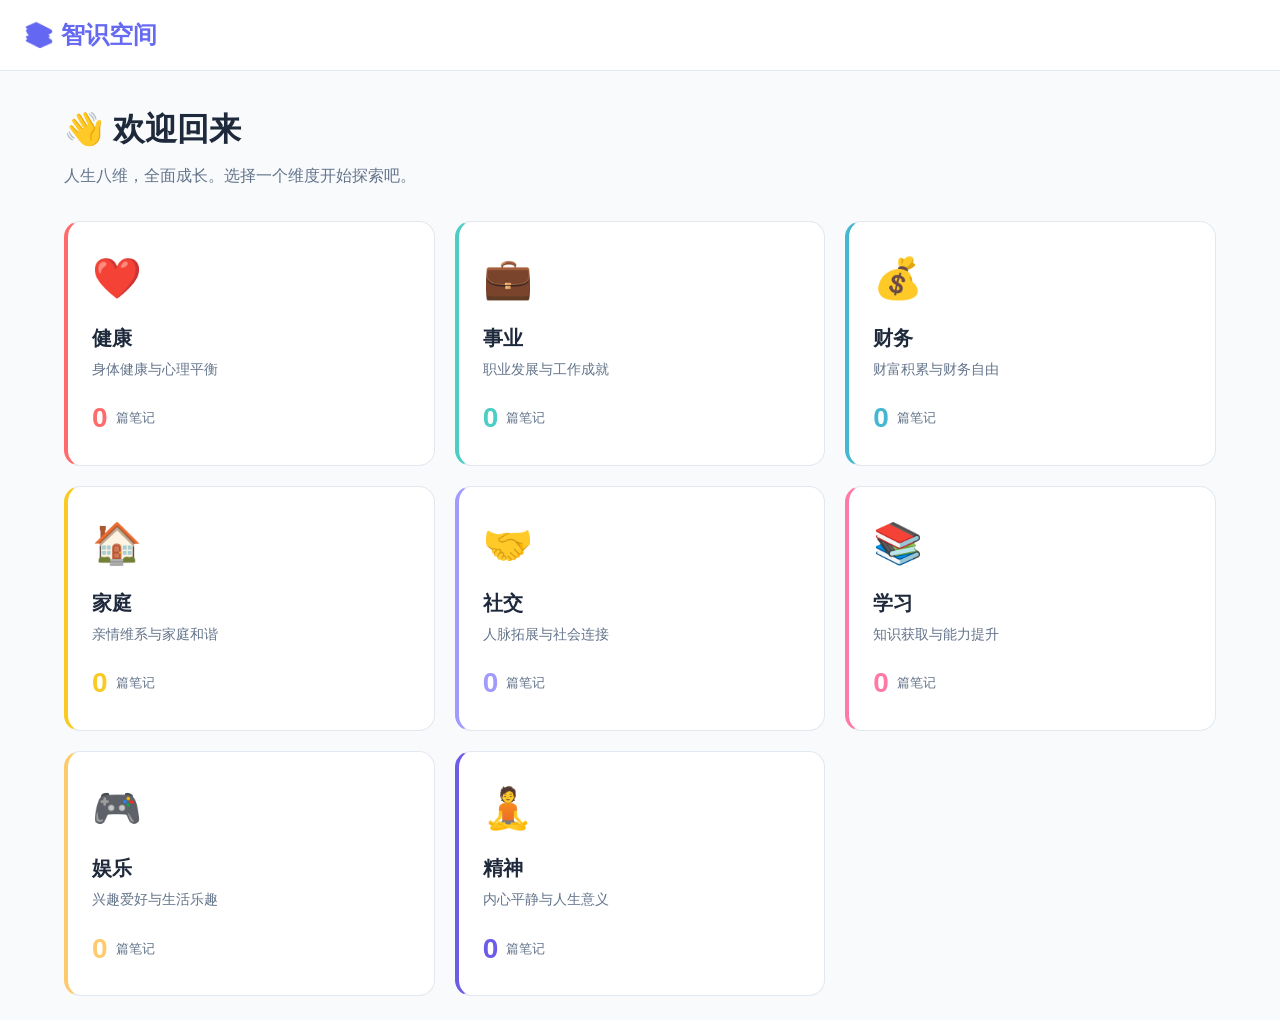
<file: simple.html>
<!DOCTYPE html>
<html lang="zh-CN">
<head>
    <meta charset="UTF-8">
    <meta name="viewport" content="width=device-width, initial-scale=1.0">
    <title>智识空间 - 人生八维知识管理系统</title>
    <style>
        * { margin: 0; padding: 0; box-sizing: border-box; }
        
        :root {
            --primary: #6366f1;
            --bg-primary: #ffffff;
            --bg-secondary: #f8fafc;
            --text-primary: #1e293b;
            --text-secondary: #64748b;
            --border: #e2e8f0;
            --shadow: 0 4px 6px -1px rgba(0, 0, 0, 0.1);
        }
        
        body {
            font-family: -apple-system, BlinkMacSystemFont, 'Segoe UI', Roboto, sans-serif;
            background: var(--bg-secondary);
            color: var(--text-primary);
            line-height: 1.6;
        }
        
        .header {
            background: var(--bg-primary);
            border-bottom: 1px solid var(--border);
            padding: 16px 24px;
            position: fixed;
            top: 0;
            left: 0;
            right: 0;
            z-index: 100;
        }
        
        .logo {
            font-size: 24px;
            font-weight: 700;
            background: linear-gradient(135deg, #6366f1 0%, #818cf8 100%);
            -webkit-background-clip: text;
            -webkit-text-fill-color: transparent;
        }
        
        .main-content {
            margin-top: 80px;
            padding: 24px;
            max-width: 1200px;
            margin-left: auto;
            margin-right: auto;
        }
        
        .page-title {
            font-size: 32px;
            font-weight: 700;
            margin-bottom: 8px;
        }
        
        .page-subtitle {
            color: var(--text-secondary);
            margin-bottom: 32px;
        }
        
        .dimension-grid {
            display: grid;
            grid-template-columns: repeat(auto-fill, minmax(280px, 1fr));
            gap: 20px;
        }
        
        .dimension-card {
            background: var(--bg-primary);
            border-radius: 16px;
            padding: 24px;
            cursor: pointer;
            transition: all 0.3s;
            border: 1px solid var(--border);
            border-left: 4px solid;
        }
        
        .dimension-card:hover {
            transform: translateY(-4px);
            box-shadow: var(--shadow);
        }
        
        .dimension-icon {
            font-size: 40px;
            margin-bottom: 12px;
        }
        
        .dimension-name {
            font-size: 20px;
            font-weight: 600;
            margin-bottom: 4px;
        }
        
        .dimension-desc {
            font-size: 14px;
            color: var(--text-secondary);
            margin-bottom: 16px;
        }
        
        .dimension-stats {
            display: flex;
            align-items: center;
            gap: 8px;
        }
        
        .dimension-count {
            font-size: 28px;
            font-weight: 700;
        }
        
        .dimension-label {
            font-size: 13px;
            color: var(--text-secondary);
        }
        
        .btn {
            display: inline-flex;
            align-items: center;
            gap: 8px;
            padding: 12px 24px;
            border: none;
            border-radius: 8px;
            font-size: 14px;
            font-weight: 500;
            cursor: pointer;
            transition: all 0.2s;
        }
        
        .btn-primary {
            background: linear-gradient(135deg, #6366f1 0%, #818cf8 100%);
            color: white;
        }
        
        .btn-primary:hover {
            transform: translateY(-1px);
            box-shadow: 0 4px 12px rgba(99, 102, 241, 0.4);
        }
        
        .card {
            background: var(--bg-primary);
            border-radius: 12px;
            padding: 24px;
            border: 1px solid var(--border);
            margin-bottom: 20px;
        }
        
        .card-title {
            font-size: 18px;
            font-weight: 600;
            margin-bottom: 16px;
        }
        
        .tabs {
            display: flex;
            gap: 8px;
            margin-bottom: 24px;
            border-bottom: 1px solid var(--border);
            padding-bottom: 16px;
        }
        
        .tab {
            padding: 10px 20px;
            border: none;
            background: transparent;
            cursor: pointer;
            font-size: 14px;
            border-radius: 8px;
            transition: all 0.2s;
        }
        
        .tab:hover {
            background: var(--bg-secondary);
        }
        
        .tab.active {
            background: var(--primary);
            color: white;
        }
        
        .hidden { display: none !important; }
        
        .question-card {
            background: var(--bg-secondary);
            border-radius: 12px;
            padding: 20px;
            margin-bottom: 16px;
        }
        
        .question-title {
            font-size: 18px;
            font-weight: 600;
            margin-bottom: 16px;
        }
        
        .options {
            display: flex;
            flex-direction: column;
            gap: 12px;
        }
        
        .option-btn {
            padding: 16px;
            border: 1px solid var(--border);
            border-radius: 12px;
            background: white;
            cursor: pointer;
            text-align: left;
            font-size: 14px;
            display: flex;
            align-items: center;
            gap: 12px;
            transition: all 0.2s;
        }
        
        .option-btn:hover {
            border-color: var(--primary);
            background: rgba(99, 102, 241, 0.05);
        }
        
        .option-emoji {
            font-size: 24px;
        }
        
        .input {
            width: 100%;
            padding: 12px 16px;
            border: 1px solid var(--border);
            border-radius: 8px;
            font-size: 14px;
            font-family: inherit;
            margin-bottom: 16px;
        }
        
        .input:focus {
            outline: none;
            border-color: var(--primary);
        }
        
        .textarea {
            min-height: 120px;
            resize: vertical;
        }
        
        .tag {
            display: inline-flex;
            padding: 6px 12px;
            border-radius: 20px;
            font-size: 13px;
            margin-right: 8px;
            margin-bottom: 8px;
            cursor: pointer;
        }
        
        .back-btn {
            margin-bottom: 16px;
            padding: 8px 16px;
            background: transparent;
            border: 1px solid var(--border);
            border-radius: 8px;
            cursor: pointer;
            font-size: 14px;
        }
        
        .back-btn:hover {
            background: var(--bg-secondary);
        }
    </style>
</head>
<body>
    <header class="header">
        <div class="logo">📚 智识空间</div>
    </header>
    
    <main class="main-content">
        <!-- 首页 -->
        <div id="home-page">
            <h1 class="page-title">👋 欢迎回来</h1>
            <p class="page-subtitle">人生八维，全面成长。选择一个维度开始探索吧。</p>
            
            <div class="dimension-grid" id="dimension-grid">
                <!-- 维度卡片将通过JS生成 -->
            </div>
        </div>
        
        <!-- 维度详情页 -->
        <div id="dimension-page" class="hidden">
            <button class="back-btn" onclick="showHome()">← 返回首页</button>
            <h1 class="page-title" id="dimension-title"></h1>
            <p class="page-subtitle" id="dimension-subtitle"></p>
            
            <div class="tabs">
                <button class="tab active" onclick="switchTab('guide')">💡 启发引导</button>
                <button class="tab" onclick="switchTab('knowledge')">📚 知识库</button>
                <button class="tab" onclick="switchTab('notes')">📝 我的笔记</button>
            </div>
            
            <div id="tab-guide">
                <div class="card">
                    <div class="card-title">开启探索之旅</div>
                    <p style="color: var(--text-secondary); margin-bottom: 20px;">
                        通过一系列启发式问题，帮助你深入思考这个维度的现状和目标。
                    </p>
                    <button class="btn btn-primary" onclick="startHeuristic()">开始探索</button>
                </div>
                
                <div id="heuristic-container"></div>
            </div>
            
            <div id="tab-knowledge" class="hidden">
                <div class="card">
                    <div class="card-title">📖 经典理论</div>
                    <div id="theories-content"></div>
                </div>
            </div>
            
            <div id="tab-notes" class="hidden">
                <button class="btn btn-primary" onclick="createNote()" style="margin-bottom: 20px;">
                    + 创建笔记
                </button>
                <div id="notes-list"></div>
            </div>
        </div>
        
        <!-- 笔记编辑器 -->
        <div id="editor-page" class="hidden">
            <button class="back-btn" onclick="showDimension()">← 返回</button>
            <h1 class="page-title">📝 新建笔记</h1>
            
            <div class="card">
                <input type="text" class="input" id="note-title" placeholder="输入标题...">
                <textarea class="input textarea" id="note-content" placeholder="开始记录你的想法..."></textarea>
                <div style="margin-bottom: 16px;">
                    <div style="font-size: 14px; font-weight: 500; margin-bottom: 12px;">关联维度：</div>
                    <div id="dimension-tags"></div>
                </div>
                <div style="display: flex; gap: 12px; justify-content: flex-end;">
                    <button class="btn" onclick="showDimension()" style="background: var(--bg-secondary);">取消</button>
                    <button class="btn btn-primary" onclick="saveNote()">保存笔记</button>
                </div>
            </div>
        </div>
    </main>

    <script>
        // ==================== 数据 ====================
        const LIFE_DIMENSIONS = {
            HEALTH: {
                id: 'health',
                name: '健康',
                icon: '❤️',
                color: '#FF6B6B',
                bgColor: '#FFF5F5',
                description: '身体健康与心理平衡',
                pillar: '生命的基石',
                questions: [
                    {
                        question: '最近一周，你的身体和心理状态如何？',
                        options: [
                            { value: 'excellent', label: '精力充沛，状态很好', emoji: '💪' },
                            { value: 'good', label: '总体不错，偶尔疲惫', emoji: '🙂' },
                            { value: 'fair', label: '一般般，有些小毛病', emoji: '😐' },
                            { value: 'poor', label: '不太好，需要调整', emoji: '😔' }
                        ]
                    }
                ],
                theories: [
                    {
                        title: '精力管理金字塔',
                        content: '精力管理包含四个层次：体能精力、情绪精力、思维精力、意志精力。'
                    },
                    {
                        title: '睡眠周期理论',
                        content: '每个睡眠周期90分钟，每晚需要4-5个周期（6-7.5小时）。'
                    }
                ]
            },
            CAREER: {
                id: 'career',
                name: '事业',
                icon: '💼',
                color: '#4ECDC4',
                bgColor: '#E8F8F7',
                description: '职业发展与工作成就',
                pillar: '价值的实现',
                questions: [
                    {
                        question: '目前的工作让你感到充实吗？',
                        options: [
                            { value: 'very', label: '非常充实，充满热情', emoji: '🔥' },
                            { value: 'somewhat', label: '还算满意，有成就感', emoji: '✨' },
                            { value: 'neutral', label: '一般，按部就班', emoji: '📋' },
                            { value: 'dissatisfied', label: '不太满意，想改变', emoji: '🤔' }
                        ]
                    }
                ],
                theories: [
                    {
                        title: 'OKR目标管理法',
                        content: 'Objectives & Key Results：目标要有挑战性，关键结果要具体可衡量。'
                    }
                ]
            },
            FINANCE: {
                id: 'finance',
                name: '财务',
                icon: '💰',
                color: '#45B7D1',
                bgColor: '#E8F4F8',
                description: '财富积累与财务自由',
                pillar: '安全的保障',
                questions: [
                    {
                        question: '你对自己的财务状况满意吗？',
                        options: [
                            { value: 'secure', label: '财务安全，有盈余', emoji: '🛡️' },
                            { value: 'stable', label: '收支平衡，还算稳定', emoji: '⚖️' },
                            { value: 'tight', label: '有些紧张，需要规划', emoji: '📊' },
                            { value: 'concerned', label: '比较担忧，急需改善', emoji: '⚠️' }
                        ]
                    }
                ],
                theories: [
                    {
                        title: '50/30/20法则',
                        content: '50%需要（房租、食物）、30%想要（娱乐）、20%储蓄投资。'
                    }
                ]
            },
            FAMILY: {
                id: 'family',
                name: '家庭',
                icon: '🏠',
                color: '#F9CA24',
                bgColor: '#FEF9E7',
                description: '亲情维系与家庭和谐',
                pillar: '情感的港湾',
                questions: [
                    {
                        question: '最近和家人的关系如何？',
                        options: [
                            { value: 'harmonious', label: '非常融洽，充满温暖', emoji: '❤️' },
                            { value: 'good', label: '关系不错，偶有摩擦', emoji: '👨‍👩‍👧' },
                            { value: 'distant', label: '有些疏远，需要沟通', emoji: '📞' },
                            { value: 'strained', label: '关系紧张，需要修复', emoji: '💔' }
                        ]
                    }
                ],
                theories: [
                    {
                        title: '爱的五种语言',
                        content: '肯定的言辞、服务的行动、接受礼物、高质量时间、身体接触。'
                    }
                ]
            },
            SOCIAL: {
                id: 'social',
                name: '社交',
                icon: '🤝',
                color: '#A29BFE',
                bgColor: '#F3F1FF',
                description: '人脉拓展与社会连接',
                pillar: '支持的网路',
                questions: [
                    {
                        question: '你的社交圈让你感到满足吗？',
                        options: [
                            { value: 'rich', label: '朋友众多，关系深厚', emoji: '🌟' },
                            { value: 'adequate', label: '有几个知心好友', emoji: '🤝' },
                            { value: 'limited', label: '圈子较小，想拓展', emoji: '🌱' },
                            { value: 'lonely', label: '感到孤独，需要连接', emoji: '💭' }
                        ]
                    }
                ],
                theories: [
                    {
                        title: '弱连接的力量',
                        content: '新机会往往来自弱连接，而非亲密好友。'
                    }
                ]
            },
            LEARNING: {
                id: 'learning',
                name: '学习',
                icon: '📚',
                color: '#FD79A8',
                bgColor: '#FFF0F5',
                description: '知识获取与能力提升',
                pillar: '成长的阶梯',
                questions: [
                    {
                        question: '你最近在学习什么新东西吗？',
                        options: [
                            { value: 'actively', label: '正在积极学习新技能', emoji: '📖' },
                            { value: 'occasionally', label: '偶尔学习，保持好奇', emoji: '🔍' },
                            { value: 'planning', label: '有计划，还没开始', emoji: '📅' },
                            { value: 'stagnant', label: '很久没有学习了', emoji: '⏸️' }
                        ]
                    }
                ],
                theories: [
                    {
                        title: '费曼学习法',
                        content: '选择概念、教授他人、发现缺口、简化语言。'
                    }
                ]
            },
            ENTERTAINMENT: {
                id: 'entertainment',
                name: '娱乐',
                icon: '🎮',
                color: '#FDCB6E',
                bgColor: '#FFF9E6',
                description: '兴趣爱好与生活乐趣',
                pillar: '快乐的源泉',
                questions: [
                    {
                        question: '你的生活有足够乐趣吗？',
                        options: [
                            { value: 'abundant', label: '生活丰富，乐趣多多', emoji: '🎉' },
                            { value: 'balanced', label: '工作与娱乐平衡', emoji: '⚖️' },
                            { value: 'lacking', label: '有点单调，需要调剂', emoji: '🎨' },
                            { value: 'burnout', label: '工作太忙，没时间玩', emoji: '😫' }
                        ]
                    }
                ],
                theories: [
                    {
                        title: '心流理论',
                        content: '挑战与技能平衡、明确目标、即时反馈、深度专注。'
                    }
                ]
            },
            SPIRITUAL: {
                id: 'spiritual',
                name: '精神',
                icon: '🧘',
                color: '#6C5CE7',
                bgColor: '#F0EEFC',
                description: '内心平静与人生意义',
                pillar: '灵魂的归宿',
                questions: [
                    {
                        question: '你的内心平静吗？有人生方向感吗？',
                        options: [
                            { value: 'peaceful', label: '内心平静，方向清晰', emoji: '🕊️' },
                            { value: 'searching', label: '正在探索，有所感悟', emoji: '🌅' },
                            { value: 'confused', label: '有些迷茫，需要思考', emoji: '🌊' },
                            { value: 'lost', label: '感到迷失，急需指引', emoji: '🌑' }
                        ]
                    }
                ],
                theories: [
                    {
                        title: '意义疗法',
                        content: '通过创造、体验、态度来找到人生意义。'
                    }
                ]
            }
        };

        // ==================== 状态 ====================
        let currentDimension = null;
        let currentTab = 'guide';
        let notes = JSON.parse(localStorage.getItem('ks_notes') || '[]');

        // ==================== 函数 ====================
        function init() {
            renderDimensionCards();
        }

        function renderDimensionCards() {
            const grid = document.getElementById('dimension-grid');
            grid.innerHTML = '';
            
            Object.values(LIFE_DIMENSIONS).forEach(dim => {
                const count = notes.filter(n => n.dimensions.includes(dim.id)).length;
                
                const card = document.createElement('div');
                card.className = 'dimension-card';
                card.style.borderLeftColor = dim.color;
                card.onclick = () => showDimension(dim.id);
                
                card.innerHTML = `
                    <div class="dimension-icon">${dim.icon}</div>
                    <div class="dimension-name">${dim.name}</div>
                    <div class="dimension-desc">${dim.description}</div>
                    <div class="dimension-stats">
                        <div class="dimension-count" style="color: ${dim.color}">${count}</div>
                        <div class="dimension-label">篇笔记</div>
                    </div>
                `;
                
                grid.appendChild(card);
            });
        }

        function showDimension(dimensionId) {
            currentDimension = LIFE_DIMENSIONS[Object.keys(LIFE_DIMENSIONS).find(
                k => LIFE_DIMENSIONS[k].id === dimensionId
            )];
            
            document.getElementById('home-page').classList.add('hidden');
            document.getElementById('dimension-page').classList.remove('hidden');
            document.getElementById('editor-page').classList.add('hidden');
            
            document.getElementById('dimension-title').textContent = 
                currentDimension.icon + ' ' + currentDimension.name;
            document.getElementById('dimension-subtitle').textContent = 
                currentDimension.description + ' · ' + currentDimension.pillar;
            
            renderTheories();
            renderNotes();
            switchTab('guide');
        }

        function showHome() {
            document.getElementById('home-page').classList.remove('hidden');
            document.getElementById('dimension-page').classList.add('hidden');
            document.getElementById('editor-page').classList.add('hidden');
            renderDimensionCards();
        }

        function switchTab(tab) {
            currentTab = tab;
            
            // 更新标签样式
            document.querySelectorAll('.tab').forEach(t => t.classList.remove('active'));
            event.target.classList.add('active');
            
            // 显示对应内容
            ['guide', 'knowledge', 'notes'].forEach(t => {
                document.getElementById('tab-' + t).classList.add('hidden');
            });
            document.getElementById('tab-' + tab).classList.remove('hidden');
        }

        function startHeuristic() {
            const container = document.getElementById('heuristic-container');
            const question = currentDimension.questions[0];
            
            let html = `
                <div class="question-card">
                    <div class="question-title">${question.question}</div>
                    <div class="options">
            `;
            
            question.options.forEach(opt => {
                html += `
                    <button class="option-btn" onclick="handleAnswer('${opt.value}')">
                        <span class="option-emoji">${opt.emoji}</span>
                        <span>${opt.label}</span>
                    </button>
                `;
            });
            
            html += '</div></div>';
            container.innerHTML = html;
        }

        function handleAnswer(value) {
            const advices = {
                excellent: '太棒了！保持这种良好的状态。建议记录你的健康习惯，形成可复制的经验。',
                good: '整体不错！建议识别并改善1-2个小问题，建立更规律的作息。',
                fair: '需要关注了。建议从睡眠入手，固定作息时间，每天增加15分钟运动。',
                poor: '急需改善！建议立即预约体检，寻求专业医生帮助，从最小改变开始。',
                very: '职业发展很好！建议培养团队领导力，分享经验建立个人品牌。',
                somewhat: '还算满意。建议找出工作中最有成就感的部分，主动争取有挑战的项目。',
                secure: '财务状况健康！建议优化投资组合，考虑长期财务目标。',
                stable: '基本稳定。建议建立3-6个月应急基金，开始定期投资。'
            };
            
            alert('基于你的回答：\n\n' + (advices[value] || '继续保持觉察，持续改进。'));
        }

        function renderTheories() {
            const container = document.getElementById('theories-content');
            container.innerHTML = currentDimension.theories.map(t => `
                <div style="margin-bottom: 20px; padding: 16px; background: var(--bg-secondary); border-radius: 8px;">
                    <div style="font-weight: 600; margin-bottom: 8px;">${t.title}</div>
                    <div style="color: var(--text-secondary); font-size: 14px;">${t.content}</div>
                </div>
            `).join('');
        }

        function renderNotes() {
            const container = document.getElementById('notes-list');
            const dimNotes = notes.filter(n => n.dimensions.includes(currentDimension.id));
            
            if (dimNotes.length === 0) {
                container.innerHTML = `
                    <div style="text-align: center; padding: 60px; color: var(--text-secondary);">
                        <div style="font-size: 48px; margin-bottom: 16px;">📝</div>
                        <div style="font-size: 18px; margin-bottom: 8px;">还没有笔记</div>
                        <div>开始记录你的${currentDimension.name}思考和成长吧</div>
                    </div>
                `;
            } else {
                container.innerHTML = dimNotes.map(n => `
                    <div class="card">
                        <div style="font-weight: 600; margin-bottom: 8px;">${n.title || '无标题'}</div>
                        <div style="color: var(--text-secondary); font-size: 14px; margin-bottom: 8px;">
                            ${n.content.substring(0, 100)}...
                        </div>
                        <div style="font-size: 12px; color: var(--text-tertiary);">
                            ${new Date(n.updatedAt).toLocaleString()}
                        </div>
                    </div>
                `).join('');
            }
        }

        function createNote() {
            document.getElementById('dimension-page').classList.add('hidden');
            document.getElementById('editor-page').classList.remove('hidden');
            
            // 渲染维度标签
            const tagsContainer = document.getElementById('dimension-tags');
            tagsContainer.innerHTML = Object.values(LIFE_DIMENSIONS).map(dim => `
                <span class="tag" style="background: ${dim.bgColor}; color: ${dim.color}; border: 2px solid ${currentDimension.id === dim.id ? dim.color : 'transparent'}" 
                      onclick="toggleDimensionTag(this, '${dim.id}')">
                    ${dim.icon} ${dim.name}
                </span>
            `).join('');
            
            // 默认选中当前维度
            window.selectedDimensions = [currentDimension.id];
        }

        function toggleDimensionTag(element, dimId) {
            if (window.selectedDimensions.includes(dimId)) {
                window.selectedDimensions = window.selectedDimensions.filter(id => id !== dimId);
                element.style.borderColor = 'transparent';
            } else {
                window.selectedDimensions.push(dimId);
                const dim = Object.values(LIFE_DIMENSIONS).find(d => d.id === dimId);
                element.style.borderColor = dim.color;
            }
        }

        function saveNote() {
            const title = document.getElementById('note-title').value;
            const content = document.getElementById('note-content').value;
            
            if (!title.trim()) {
                alert('请输入标题');
                return;
            }
            
            const note = {
                id: Date.now().toString(),
                title: title,
                content: content,
                dimensions: window.selectedDimensions || [currentDimension.id],
                createdAt: new Date().toISOString(),
                updatedAt: new Date().toISOString()
            };
            
            notes.push(note);
            localStorage.setItem('ks_notes', JSON.stringify(notes));
            
            // 清空表单
            document.getElementById('note-title').value = '';
            document.getElementById('note-content').value = '';
            
            showDimension(currentDimension.id);
        }

        // 初始化
        init();
    </script>
</body>
</html>
</file>
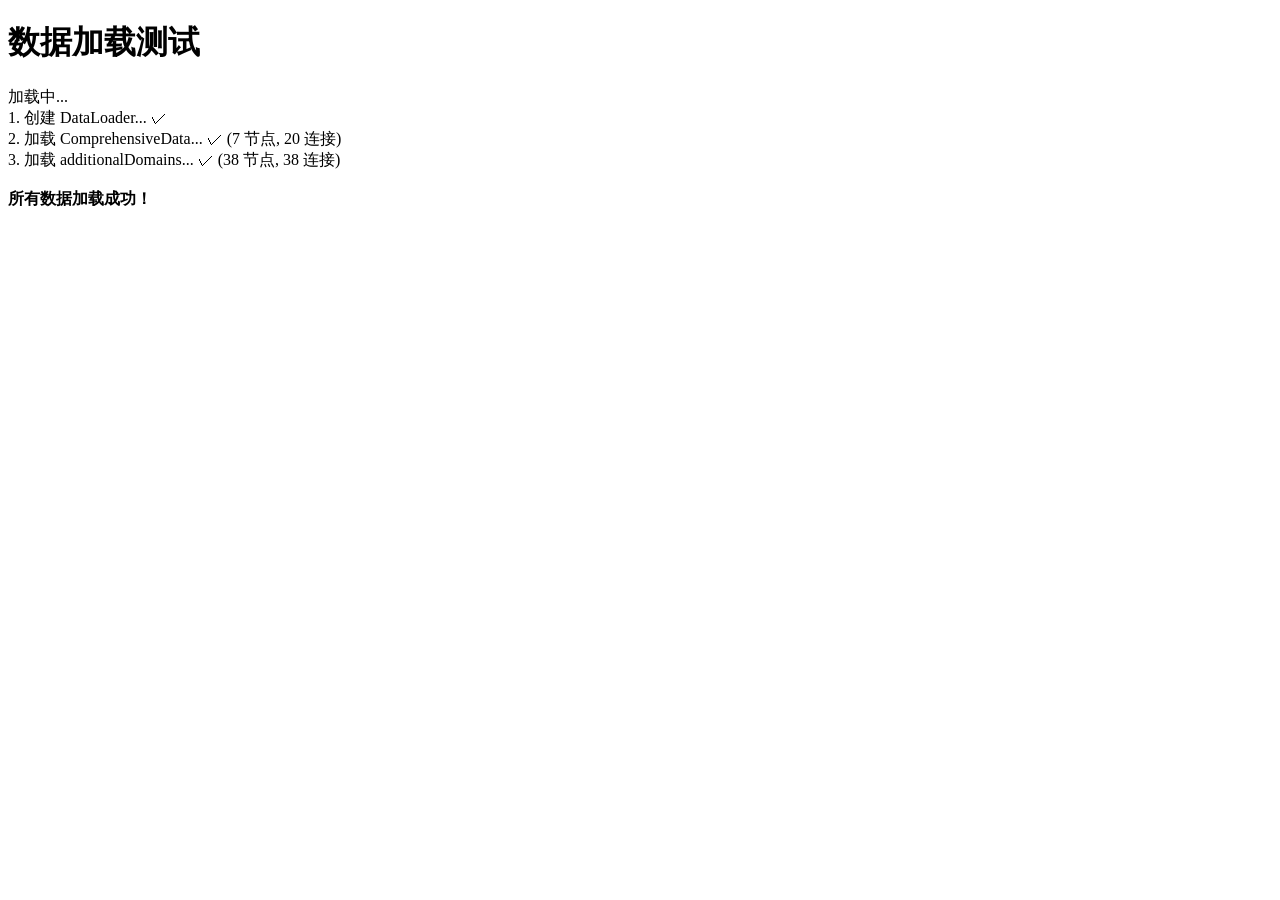
<file: test-data.html>
<!DOCTYPE html>
<html lang="zh-CN">
<head>
  <meta charset="UTF-8">
  <title>数据加载测试</title>
</head>
<body>
  <h1>数据加载测试</h1>
  <div id="status">加载中...</div>
  
  <script src="js/comprehensive-data.js"></script>
  <script src="js/additional-domains.js"></script>
  
  <script type="module">
    import { DataLoader } from './src/data/DataLoader.js';
    
    const status = document.getElementById('status');
    
    try {
      status.innerHTML += '<br>1. 创建 DataLoader...';
      const loader = new DataLoader();
      status.innerHTML += ' ✓';
      
      // 测试 comprehensive-data.js
      if (typeof ComprehensiveData !== 'undefined') {
        status.innerHTML += '<br>2. 加载 ComprehensiveData...';
        const result1 = loader.loadInlineData(ComprehensiveData, { merge: false });
        status.innerHTML += ` ✓ (${result1.nodeCount} 节点, ${result1.linkCount} 连接)`;
      }
      
      // 测试 additional-domains.js
      if (typeof additionalDomains !== 'undefined') {
        status.innerHTML += '<br>3. 加载 additionalDomains...';
        const result2 = loader.loadInlineData(additionalDomains, { merge: true });
        status.innerHTML += ` ✓ (${result2.nodeCount} 节点, ${result2.linkCount} 连接)`;
      }
      
      status.innerHTML += '<br><br><strong>所有数据加载成功！</strong>';
      
    } catch (error) {
      status.innerHTML += `<br><br><strong style="color: red;">错误: ${error.message}</strong>`;
      console.error(error);
    }
  </script>
</body>
</html>
</file>
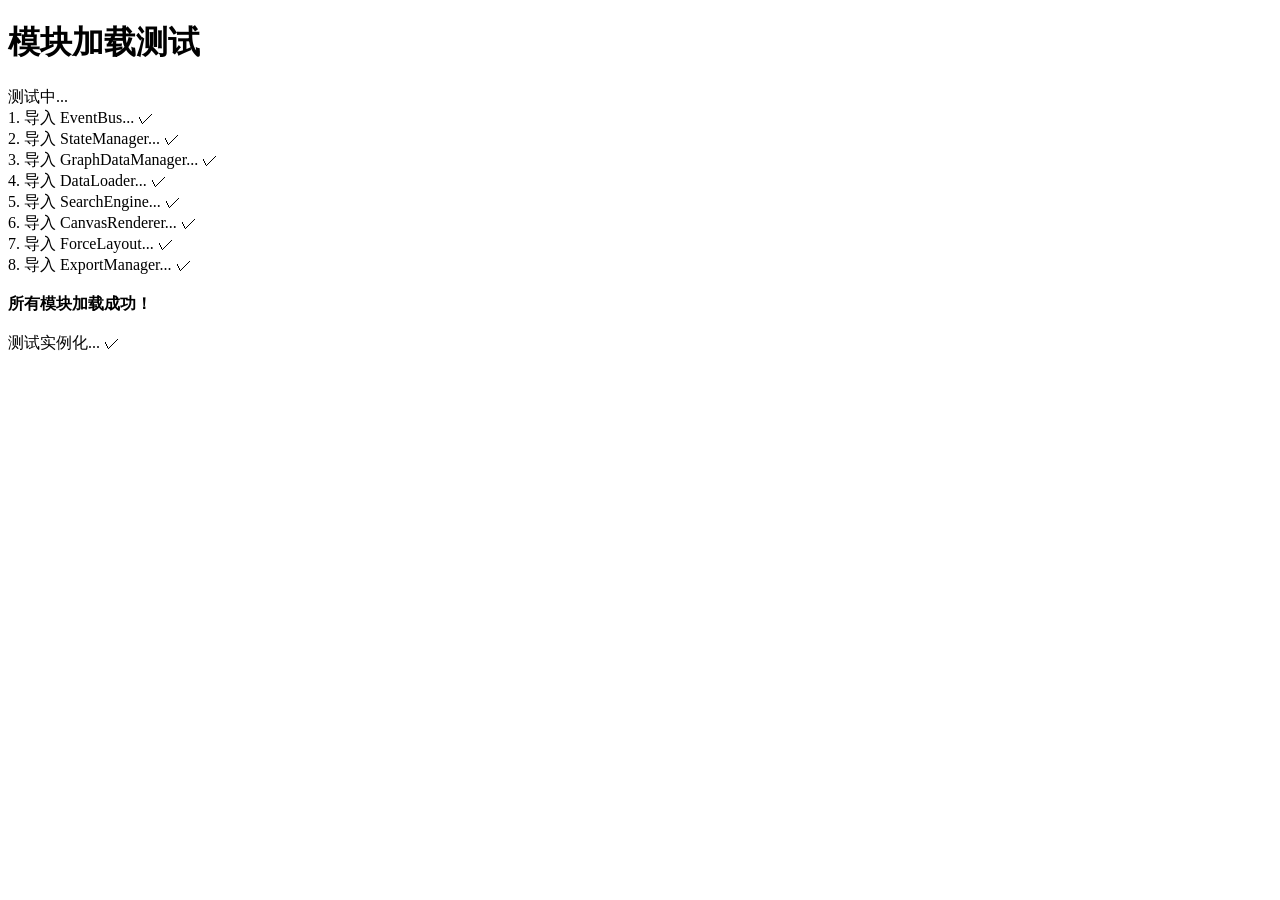
<file: test-modules.html>
<!DOCTYPE html>
<html lang="zh-CN">
<head>
  <meta charset="UTF-8">
  <title>模块加载测试</title>
</head>
<body>
  <h1>模块加载测试</h1>
  <div id="status">测试中...</div>
  
  <script type="module">
    const status = document.getElementById('status');
    
    try {
      status.innerHTML += '<br>1. 导入 EventBus...';
      const { EventBus } = await import('./src/core/EventBus.js');
      status.innerHTML += ' ✓';
      
      status.innerHTML += '<br>2. 导入 StateManager...';
      const { StateManager } = await import('./src/core/StateManager.js');
      status.innerHTML += ' ✓';
      
      status.innerHTML += '<br>3. 导入 GraphDataManager...';
      const { GraphDataManager } = await import('./src/data/GraphDataManager.js');
      status.innerHTML += ' ✓';
      
      status.innerHTML += '<br>4. 导入 DataLoader...';
      const { DataLoader } = await import('./src/data/DataLoader.js');
      status.innerHTML += ' ✓';
      
      status.innerHTML += '<br>5. 导入 SearchEngine...';
      const { SearchEngine } = await import('./src/modules/search/SearchEngine.js');
      status.innerHTML += ' ✓';
      
      status.innerHTML += '<br>6. 导入 CanvasRenderer...';
      const { CanvasRenderer } = await import('./src/modules/visualization/CanvasRenderer.js');
      status.innerHTML += ' ✓';
      
      status.innerHTML += '<br>7. 导入 ForceLayout...';
      const { ForceLayout } = await import('./src/modules/visualization/ForceLayout.js');
      status.innerHTML += ' ✓';
      
      status.innerHTML += '<br>8. 导入 ExportManager...';
      const { ExportManager } = await import('./src/modules/export/ExportManager.js');
      status.innerHTML += ' ✓';
      
      status.innerHTML += '<br><br><strong>所有模块加载成功！</strong>';
      
      // 测试实例化
      status.innerHTML += '<br><br>测试实例化...';
      const eventBus = new EventBus();
      const dataManager = new GraphDataManager();
      const searchEngine = new SearchEngine();
      status.innerHTML += ' ✓';
      
    } catch (error) {
      status.innerHTML += `<br><br><strong style="color: red;">错误: ${error.message}</strong>`;
      console.error(error);
    }
  </script>
</body>
</html>
</file>
<file: styles/graph-styles.css>
/* ==================== 00后人生问题知识图谱样式 ==================== */

:root {
  /* 主色调 */
  --primary: #6366f1;
  --primary-light: #818cf8;
  --primary-dark: #4f46e5;
  
  /* 维度颜色 */
  --career: #4ECDC4;
  --finance: #45B7D1;
  --relationship: #A29BFE;
  --emotion: #FD79A8;
  --identity: #FDCB6E;
  --family: #F9CA24;
  --health: #FF6B6B;
  --meaning: #6C5CE7;
  
  /* 中性色 */
  --bg-primary: #0f172a;
  --bg-secondary: #1e293b;
  --bg-tertiary: #334155;
  --text-primary: #f8fafc;
  --text-secondary: #cbd5e1;
  --text-tertiary: #94a3b8;
  --border: #475569;
  
  /* 渐变背景 */
  --gradient-bg: linear-gradient(135deg, #0f172a 0%, #1e293b 50%, #0f172a 100%);
  --gradient-glow: radial-gradient(ellipse at center, rgba(99, 102, 241, 0.15) 0%, transparent 70%);
  
  /* 阴影 */
  --shadow-sm: 0 1px 2px 0 rgb(0 0 0 / 0.3);
  --shadow: 0 4px 6px -1px rgb(0 0 0 / 0.4), 0 2px 4px -2px rgb(0 0 0 / 0.4);
  --shadow-lg: 0 10px 15px -3px rgb(0 0 0 / 0.5), 0 4px 6px -4px rgb(0 0 0 / 0.5);
  --shadow-glow: 0 0 30px rgba(99, 102, 241, 0.3);
  
  /* 圆角 */
  --radius-sm: 8px;
  --radius: 16px;
  --radius-lg: 24px;
  --radius-full: 9999px;
}

* {
  margin: 0;
  padding: 0;
  box-sizing: border-box;
}

body {
  font-family: -apple-system, BlinkMacSystemFont, 'Segoe UI', Roboto, 'Helvetica Neue', Arial, sans-serif;
  background: var(--gradient-bg);
  color: var(--text-primary);
  min-height: 100vh;
  overflow-x: hidden;
}

/* ==================== 粒子背景 ==================== */
#particles-canvas {
  position: fixed;
  top: 0;
  left: 0;
  width: 100%;
  height: 100%;
  z-index: 0;
  pointer-events: none;
}

/* ==================== 头部 ==================== */
.graph-header {
  position: fixed;
  top: 0;
  left: 0;
  right: 0;
  height: 70px;
  background: rgba(15, 23, 42, 0.9);
  backdrop-filter: blur(20px);
  border-bottom: 1px solid var(--border);
  display: flex;
  align-items: center;
  justify-content: space-between;
  padding: 0 32px;
  z-index: 100;
}

.graph-logo {
  display: flex;
  align-items: center;
  gap: 12px;
  font-size: 24px;
  font-weight: 700;
  background: linear-gradient(135deg, var(--primary) 0%, var(--primary-light) 100%);
  -webkit-background-clip: text;
  -webkit-text-fill-color: transparent;
  background-clip: text;
}

.graph-logo-icon {
  font-size: 32px;
  -webkit-text-fill-color: initial;
}

.graph-nav {
  display: flex;
  align-items: center;
  gap: 8px;
}

.nav-btn {
  padding: 10px 20px;
  border-radius: var(--radius);
  border: none;
  background: transparent;
  color: var(--text-secondary);
  font-size: 14px;
  font-weight: 500;
  cursor: pointer;
  transition: all 0.3s ease;
  display: flex;
  align-items: center;
  gap: 8px;
}

.nav-btn:hover {
  background: var(--bg-tertiary);
  color: var(--text-primary);
}

.nav-btn.active {
  background: linear-gradient(135deg, var(--primary) 0%, var(--primary-light) 100%);
  color: white;
  box-shadow: 0 4px 15px rgba(99, 102, 241, 0.4);
}

/* ==================== 主容器 ==================== */
.graph-container {
  position: relative;
  width: 100%;
  height: 100vh;
  padding-top: 70px;
  display: flex;
}

/* ==================== 侧边栏 ==================== */
.graph-sidebar {
  position: fixed;
  left: 0;
  top: 70px;
  bottom: 0;
  width: 320px;
  background: rgba(30, 41, 59, 0.95);
  backdrop-filter: blur(20px);
  border-right: 1px solid var(--border);
  padding: 24px;
  overflow-y: auto;
  z-index: 50;
  transform: translateX(0);
  transition: transform 0.3s ease;
}

.graph-sidebar.collapsed {
  transform: translateX(-100%);
}

.sidebar-section {
  margin-bottom: 28px;
}

.sidebar-title {
  font-size: 12px;
  font-weight: 600;
  text-transform: uppercase;
  letter-spacing: 1px;
  color: var(--text-tertiary);
  margin-bottom: 16px;
  display: flex;
  align-items: center;
  gap: 8px;
}

/* 维度列表 */
.dimension-list {
  display: flex;
  flex-direction: column;
  gap: 8px;
}

.dimension-item {
  display: flex;
  align-items: center;
  gap: 12px;
  padding: 12px 16px;
  border-radius: var(--radius-sm);
  cursor: pointer;
  transition: all 0.3s ease;
  border-left: 3px solid transparent;
}

.dimension-item:hover {
  background: var(--bg-tertiary);
}

.dimension-item.active {
  background: linear-gradient(90deg, rgba(99, 102, 241, 0.2) 0%, transparent 100%);
  border-left-color: var(--primary);
}

.dimension-icon {
  width: 36px;
  height: 36px;
  border-radius: var(--radius-sm);
  display: flex;
  align-items: center;
  justify-content: center;
  font-size: 18px;
}

.dimension-info {
  flex: 1;
}

.dimension-name {
  font-size: 14px;
  font-weight: 600;
  color: var(--text-primary);
}

.dimension-count {
  font-size: 12px;
  color: var(--text-tertiary);
}

/* 统计卡片 */
.stats-grid {
  display: grid;
  grid-template-columns: repeat(2, 1fr);
  gap: 12px;
}

.stat-card {
  background: var(--bg-tertiary);
  border-radius: var(--radius-sm);
  padding: 16px;
  text-align: center;
  border: 1px solid var(--border);
  transition: all 0.3s ease;
}

.stat-card:hover {
  transform: translateY(-2px);
  box-shadow: var(--shadow);
}

.stat-value {
  font-size: 28px;
  font-weight: 700;
  background: linear-gradient(135deg, var(--primary) 0%, var(--primary-light) 100%);
  -webkit-background-clip: text;
  -webkit-text-fill-color: transparent;
  background-clip: text;
}

.stat-label {
  font-size: 12px;
  color: var(--text-tertiary);
  margin-top: 4px;
}

/* 过滤器 */
.filter-group {
  display: flex;
  flex-direction: column;
  gap: 12px;
}

.filter-item {
  display: flex;
  align-items: center;
  gap: 12px;
  cursor: pointer;
}

.filter-checkbox {
  width: 20px;
  height: 20px;
  border-radius: 6px;
  border: 2px solid var(--border);
  display: flex;
  align-items: center;
  justify-content: center;
  transition: all 0.2s ease;
}

.filter-item:hover .filter-checkbox {
  border-color: var(--primary);
}

.filter-item.active .filter-checkbox {
  background: var(--primary);
  border-color: var(--primary);
}

.filter-item.active .filter-checkbox::after {
  content: '✓';
  color: white;
  font-size: 12px;
}

.filter-label {
  font-size: 14px;
  color: var(--text-secondary);
}

/* 搜索框 */
.search-box {
  position: relative;
  margin-bottom: 20px;
}

.search-input {
  width: 100%;
  padding: 12px 16px 12px 44px;
  border-radius: var(--radius);
  border: 1px solid var(--border);
  background: var(--bg-tertiary);
  color: var(--text-primary);
  font-size: 14px;
  transition: all 0.3s ease;
}

.search-input:focus {
  outline: none;
  border-color: var(--primary);
  box-shadow: 0 0 0 3px rgba(99, 102, 241, 0.2);
}

.search-input::placeholder {
  color: var(--text-tertiary);
}

.search-icon {
  position: absolute;
  left: 16px;
  top: 50%;
  transform: translateY(-50%);
  color: var(--text-tertiary);
  font-size: 16px;
}

/* ==================== 可视化区域 ==================== */
.visualization-area {
  flex: 1;
  margin-left: 320px;
  position: relative;
  overflow: hidden;
}

.visualization-area.full-width {
  margin-left: 0;
}

#graph-svg {
  width: 100%;
  height: 100%;
  cursor: grab;
}

#graph-svg:active {
  cursor: grabbing;
}

/* ==================== 工具栏 ==================== */
.toolbar {
  position: absolute;
  top: 24px;
  right: 24px;
  display: flex;
  flex-direction: column;
  gap: 8px;
  z-index: 10;
}

.toolbar-btn {
  width: 44px;
  height: 44px;
  border-radius: var(--radius-sm);
  border: 1px solid var(--border);
  background: var(--bg-secondary);
  color: var(--text-secondary);
  font-size: 18px;
  cursor: pointer;
  transition: all 0.3s ease;
  display: flex;
  align-items: center;
  justify-content: center;
}

.toolbar-btn:hover {
  background: var(--bg-tertiary);
  color: var(--text-primary);
  transform: scale(1.05);
}

.toolbar-btn.active {
  background: var(--primary);
  color: white;
  border-color: var(--primary);
}

/* ==================== 详情面板 ==================== */
.detail-panel {
  position: fixed;
  right: -450px;
  top: 70px;
  bottom: 0;
  width: 450px;
  background: rgba(30, 41, 59, 0.98);
  backdrop-filter: blur(20px);
  border-left: 1px solid var(--border);
  padding: 32px;
  overflow-y: auto;
  z-index: 60;
  transition: right 0.4s cubic-bezier(0.4, 0, 0.2, 1);
}

.detail-panel.open {
  right: 0;
}

.detail-header {
  display: flex;
  align-items: flex-start;
  gap: 16px;
  margin-bottom: 24px;
  padding-bottom: 24px;
  border-bottom: 1px solid var(--border);
}

.detail-icon {
  width: 64px;
  height: 64px;
  border-radius: var(--radius);
  display: flex;
  align-items: center;
  justify-content: center;
  font-size: 32px;
  flex-shrink: 0;
}

.detail-title-group {
  flex: 1;
}

.detail-title {
  font-size: 24px;
  font-weight: 700;
  color: var(--text-primary);
  margin-bottom: 8px;
}

.detail-type {
  display: inline-block;
  padding: 4px 12px;
  border-radius: var(--radius-full);
  font-size: 12px;
  font-weight: 600;
  text-transform: uppercase;
  letter-spacing: 0.5px;
}

.detail-close {
  position: absolute;
  top: 24px;
  right: 24px;
  width: 36px;
  height: 36px;
  border-radius: var(--radius-full);
  border: none;
  background: var(--bg-tertiary);
  color: var(--text-secondary);
  font-size: 20px;
  cursor: pointer;
  transition: all 0.3s ease;
  display: flex;
  align-items: center;
  justify-content: center;
}

.detail-close:hover {
  background: var(--border);
  color: var(--text-primary);
}

.detail-section {
  margin-bottom: 28px;
}

.detail-section-title {
  font-size: 14px;
  font-weight: 600;
  color: var(--text-tertiary);
  text-transform: uppercase;
  letter-spacing: 1px;
  margin-bottom: 16px;
  display: flex;
  align-items: center;
  gap: 8px;
}

.detail-description {
  font-size: 15px;
  line-height: 1.8;
  color: var(--text-secondary);
}

/* 标签列表 */
.tag-list {
  display: flex;
  flex-wrap: wrap;
  gap: 8px;
}

.tag {
  padding: 8px 14px;
  border-radius: var(--radius-full);
  font-size: 13px;
  font-weight: 500;
  background: var(--bg-tertiary);
  color: var(--text-secondary);
  border: 1px solid var(--border);
  transition: all 0.3s ease;
}

.tag:hover {
  transform: translateY(-2px);
  box-shadow: var(--shadow-sm);
}

.tag.high {
  background: rgba(239, 68, 68, 0.2);
  color: #fca5a5;
  border-color: rgba(239, 68, 68, 0.3);
}

.tag.medium {
  background: rgba(245, 158, 11, 0.2);
  color: #fcd34d;
  border-color: rgba(245, 158, 11, 0.3);
}

.tag.low {
  background: rgba(34, 197, 94, 0.2);
  color: #86efac;
  border-color: rgba(34, 197, 94, 0.3);
}

/* 连接列表 */
.connection-list {
  display: flex;
  flex-direction: column;
  gap: 12px;
}

.connection-item {
  display: flex;
  align-items: center;
  gap: 12px;
  padding: 12px 16px;
  background: var(--bg-tertiary);
  border-radius: var(--radius-sm);
  border: 1px solid var(--border);
  cursor: pointer;
  transition: all 0.3s ease;
}

.connection-item:hover {
  background: var(--border);
  transform: translateX(4px);
}

.connection-icon {
  width: 32px;
  height: 32px;
  border-radius: 8px;
  display: flex;
  align-items: center;
  justify-content: center;
  font-size: 14px;
}

.connection-info {
  flex: 1;
}

.connection-name {
  font-size: 14px;
  font-weight: 600;
  color: var(--text-primary);
}

.connection-type {
  font-size: 12px;
  color: var(--text-tertiary);
}

/* 进度条 */
.progress-bar {
  height: 8px;
  background: var(--bg-tertiary);
  border-radius: var(--radius-full);
  overflow: hidden;
  margin-top: 8px;
}

.progress-fill {
  height: 100%;
  border-radius: var(--radius-full);
  transition: width 0.5s ease;
}

/* 资源卡片 */
.resource-card {
  background: var(--bg-tertiary);
  border-radius: var(--radius-sm);
  padding: 16px;
  border: 1px solid var(--border);
  margin-bottom: 12px;
}

.resource-title {
  font-size: 14px;
  font-weight: 600;
  color: var(--text-primary);
  margin-bottom: 12px;
  display: flex;
  align-items: center;
  gap: 8px;
}

.resource-items {
  display: flex;
  flex-direction: column;
  gap: 8px;
}

.resource-item {
  font-size: 13px;
  color: var(--text-secondary);
  padding: 8px 12px;
  background: var(--bg-secondary);
  border-radius: 6px;
  display: flex;
  align-items: center;
  justify-content: space-between;
}

.resource-category {
  font-size: 11px;
  padding: 2px 8px;
  border-radius: var(--radius-full);
  background: var(--primary);
  color: white;
}

/* ==================== 图例 ==================== */
.legend {
  position: absolute;
  bottom: 24px;
  left: 24px;
  background: rgba(30, 41, 59, 0.95);
  backdrop-filter: blur(10px);
  border-radius: var(--radius);
  padding: 20px;
  border: 1px solid var(--border);
  z-index: 10;
}

.legend-title {
  font-size: 12px;
  font-weight: 600;
  color: var(--text-tertiary);
  text-transform: uppercase;
  letter-spacing: 1px;
  margin-bottom: 12px;
}

.legend-items {
  display: flex;
  flex-direction: column;
  gap: 10px;
}

.legend-item {
  display: flex;
  align-items: center;
  gap: 10px;
  font-size: 13px;
  color: var(--text-secondary);
}

.legend-dot {
  width: 12px;
  height: 12px;
  border-radius: 50%;
}

.legend-line {
  width: 24px;
  height: 2px;
}

/* ==================== 提示框 ==================== */
.tooltip {
  position: absolute;
  background: rgba(15, 23, 42, 0.95);
  backdrop-filter: blur(10px);
  border: 1px solid var(--border);
  border-radius: var(--radius-sm);
  padding: 12px 16px;
  font-size: 13px;
  color: var(--text-primary);
  pointer-events: none;
  z-index: 1000;
  opacity: 0;
  transition: opacity 0.2s ease;
  max-width: 280px;
  box-shadow: var(--shadow-lg);
}

.tooltip.visible {
  opacity: 1;
}

.tooltip-title {
  font-weight: 600;
  margin-bottom: 4px;
}

.tooltip-desc {
  color: var(--text-secondary);
  font-size: 12px;
}

/* ==================== 加载动画 ==================== */
.loading-overlay {
  position: fixed;
  inset: 0;
  background: var(--bg-primary);
  display: flex;
  flex-direction: column;
  align-items: center;
  justify-content: center;
  z-index: 10000;
  transition: opacity 0.5s ease;
}

.loading-overlay.hidden {
  opacity: 0;
  pointer-events: none;
}

.loading-spinner {
  width: 60px;
  height: 60px;
  border: 3px solid var(--bg-tertiary);
  border-top-color: var(--primary);
  border-radius: 50%;
  animation: spin 1s linear infinite;
}

@keyframes spin {
  to { transform: rotate(360deg); }
}

.loading-text {
  margin-top: 20px;
  font-size: 14px;
  color: var(--text-secondary);
}

/* ==================== 动画 ==================== */
@keyframes pulse {
  0%, 100% { transform: scale(1); opacity: 1; }
  50% { transform: scale(1.05); opacity: 0.8; }
}

@keyframes float {
  0%, 100% { transform: translateY(0); }
  50% { transform: translateY(-10px); }
}

@keyframes glow {
  0%, 100% { box-shadow: 0 0 20px rgba(99, 102, 241, 0.3); }
  50% { box-shadow: 0 0 40px rgba(99, 102, 241, 0.6); }
}

.pulse-animation {
  animation: pulse 2s ease-in-out infinite;
}

.float-animation {
  animation: float 3s ease-in-out infinite;
}

.glow-animation {
  animation: glow 2s ease-in-out infinite;
}

/* ==================== 响应式 ==================== */
@media (max-width: 1200px) {
  .graph-sidebar {
    width: 280px;
  }
  
  .visualization-area {
    margin-left: 280px;
  }
  
  .detail-panel {
    width: 380px;
  }
}

@media (max-width: 768px) {
  .graph-header {
    padding: 0 16px;
  }
  
  .graph-logo {
    font-size: 18px;
  }
  
  .nav-btn span {
    display: none;
  }
  
  .graph-sidebar {
    transform: translateX(-100%);
    width: 100%;
  }
  
  .graph-sidebar.open {
    transform: translateX(0);
  }
  
  .visualization-area {
    margin-left: 0;
  }
  
  .detail-panel {
    width: 100%;
    right: -100%;
  }
  
  .toolbar {
    top: auto;
    bottom: 24px;
    right: 16px;
    flex-direction: row;
  }
  
  .legend {
    bottom: 90px;
    left: 16px;
    right: 16px;
  }
}

/* ==================== 滚动条 ==================== */
::-webkit-scrollbar {
  width: 6px;
  height: 6px;
}

::-webkit-scrollbar-track {
  background: transparent;
}

::-webkit-scrollbar-thumb {
  background: var(--border);
  border-radius: 3px;
}

::-webkit-scrollbar-thumb:hover {
  background: var(--text-tertiary);
}

/* ==================== SVG 样式 ==================== */
.graph-node {
  cursor: pointer;
  transition: all 0.3s ease;
}

.graph-node:hover {
  filter: brightness(1.2);
}

.graph-link {
  stroke-opacity: 0.6;
  transition: all 0.3s ease;
}

.graph-link:hover {
  stroke-opacity: 1;
  stroke-width: 3;
}

.graph-label {
  font-size: 12px;
  font-weight: 500;
  fill: var(--text-primary);
  pointer-events: none;
  text-shadow: 0 1px 3px rgba(0, 0, 0, 0.8);
}

.node-center {
  filter: drop-shadow(0 0 20px rgba(99, 102, 241, 0.5));
}

.node-dimension {
  filter: drop-shadow(0 0 15px currentColor);
}

.node-problem {
  filter: drop-shadow(0 0 10px currentColor);
}

.node-solution {
  filter: drop-shadow(0 0 10px currentColor);
}

/* 高亮效果 */
.highlighted {
  filter: brightness(1.3) drop-shadow(0 0 20px currentColor);
}

.dimmed {
  opacity: 0.2;
}

/* 连接线动画 */
.link-animated {
  stroke-dasharray: 5, 5;
  animation: dash 20s linear infinite;
}

@keyframes dash {
  to {
    stroke-dashoffset: -100;
  }
}
</file>
